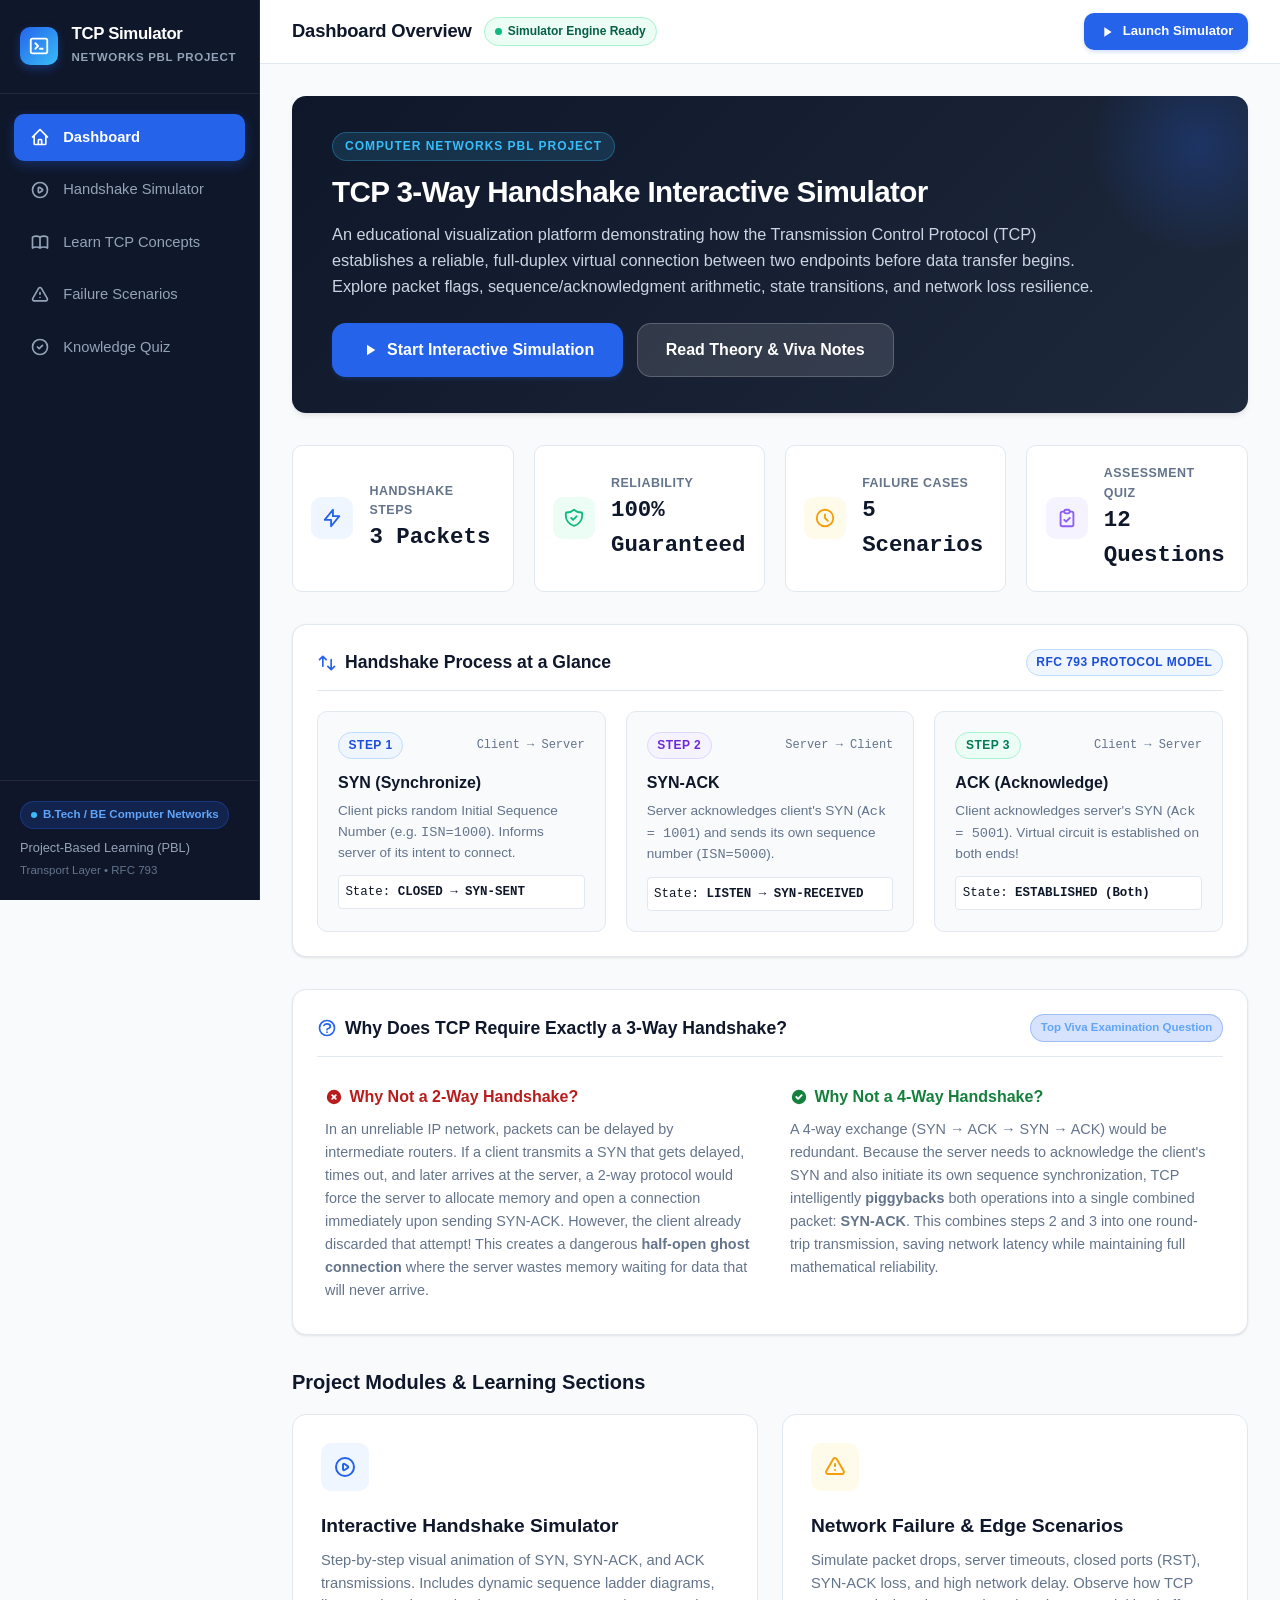
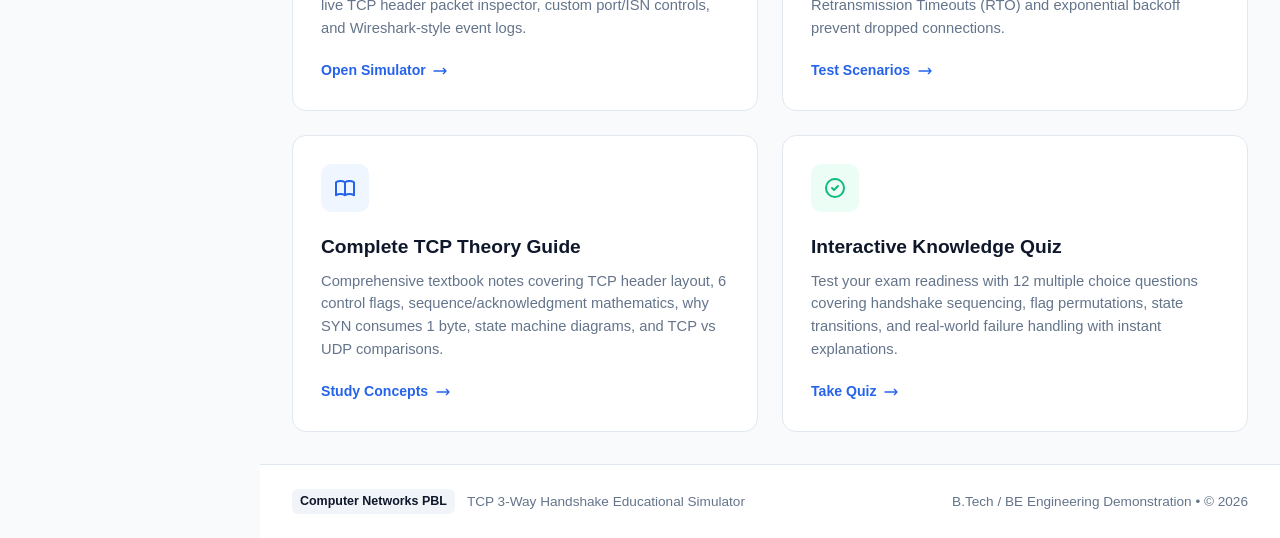
<file: index.html>
<!DOCTYPE html>
<html lang="en">
<head>
  <meta charset="UTF-8">
  <meta name="viewport" content="width=device-width, initial-scale=1.0">
  <title>TCP 3-Way Handshake Simulator | Computer Networks PBL</title>
  <link rel="icon" type="image/svg+xml" href="assets/icons/favicon.svg">
  <link rel="stylesheet" href="css/style.css">
  <link rel="stylesheet" href="css/simulator.css">
  <link rel="stylesheet" href="css/responsive.css">
</head>
<body>
  <div class="app-wrapper">
    <!-- Sidebar Navigation -->
    <aside class="sidebar">
      <div class="brand-section">
        <div class="brand-icon">
          <svg width="22" height="22" fill="none" stroke="currentColor" viewBox="0 0 24 24">
            <path stroke-linecap="round" stroke-linejoin="round" stroke-width="2" d="M8 9l3 3-3 3m5 0h3M5 20h14a2 2 0 002-2V6a2 2 0 00-2-2H5a2 2 0 00-2 2v12a2 2 0 002 2z" />
          </svg>
        </div>
        <div class="brand-text">
          <h1>TCP Simulator</h1>
          <span>Networks PBL Project</span>
        </div>
        <button class="mobile-nav-toggle" id="mobile-nav-toggle" aria-label="Toggle navigation">
          <svg width="24" height="24" fill="none" stroke="currentColor" viewBox="0 0 24 24">
            <path stroke-linecap="round" stroke-linejoin="round" stroke-width="2" d="M4 6h16M4 12h16m-7 6h7" />
          </svg>
        </button>
      </div>

      <nav class="nav-menu" id="nav-menu">
        <a href="index.html" class="nav-item active">
          <svg fill="none" stroke="currentColor" viewBox="0 0 24 24"><path stroke-linecap="round" stroke-linejoin="round" stroke-width="2" d="M3 12l2-2m0 0l7-7 7 7M5 10v10a1 1 0 001 1h3m10-11l2 2m-2-2v10a1 1 0 01-1 1h-3m-6 0a1 1 0 001-1v-4a1 1 0 011-1h2a1 1 0 011 1v4a1 1 0 001 1m-6 0h6"/></svg>
          Dashboard
        </a>
        <a href="pages/simulator.html" class="nav-item">
          <svg fill="none" stroke="currentColor" viewBox="0 0 24 24"><path stroke-linecap="round" stroke-linejoin="round" stroke-width="2" d="M14.752 11.168l-3.197-2.132A1 1 0 0010 9.87v4.263a1 1 0 001.555.832l3.197-2.132a1 1 0 000-1.664z"/><path stroke-linecap="round" stroke-linejoin="round" stroke-width="2" d="M21 12a9 9 0 11-18 0 9 9 0 0118 0z"/></svg>
          Handshake Simulator
        </a>
        <a href="pages/learn.html" class="nav-item">
          <svg fill="none" stroke="currentColor" viewBox="0 0 24 24"><path stroke-linecap="round" stroke-linejoin="round" stroke-width="2" d="M12 6.253v13m0-13C10.832 5.477 9.246 5 7.5 5S4.168 5.477 3 6.253v13C4.168 18.477 5.754 18 7.5 18s3.332.477 4.5 1.253m0-13C13.168 5.477 14.754 5 16.5 5c1.747 0 3.332.477 4.5 1.253v13C19.832 18.477 18.247 18 16.5 18c-1.746 0-3.332.477-4.5 1.253"/></svg>
          Learn TCP Concepts
        </a>
        <a href="pages/scenarios.html" class="nav-item">
          <svg fill="none" stroke="currentColor" viewBox="0 0 24 24"><path stroke-linecap="round" stroke-linejoin="round" stroke-width="2" d="M12 9v2m0 4h.01m-6.938 4h13.856c1.54 0 2.502-1.667 1.732-3L13.732 4c-.77-1.333-2.694-1.333-3.464 0L3.34 16c-.77 1.333.192 3 1.732 3z"/></svg>
          Failure Scenarios
        </a>
        <a href="pages/quiz.html" class="nav-item">
          <svg fill="none" stroke="currentColor" viewBox="0 0 24 24"><path stroke-linecap="round" stroke-linejoin="round" stroke-width="2" d="M9 12l2 2 4-4m6 2a9 9 0 11-18 0 9 9 0 0118 0z"/></svg>
          Knowledge Quiz
        </a>
      </nav>

      <div class="sidebar-footer">
        <div class="pbl-badge">
          <span class="pbl-badge-dot"></span>
          <span>B.Tech / BE Computer Networks</span>
        </div>
        <p>Project-Based Learning (PBL)</p>
        <p style="font-size: 0.72rem; color: #64748b; margin-top: 0.25rem;">Transport Layer &bull; RFC 793</p>
      </div>
    </aside>

    <!-- Main Content Area -->
    <main class="main-content">
      <!-- Top Header -->
      <header class="top-header">
        <div class="header-title-area">
          <h2 class="header-page-title">Dashboard Overview</h2>
          <span class="header-status-pill">
            <span class="dot"></span>
            Simulator Engine Ready
          </span>
        </div>
        <div class="header-actions">
          <a href="pages/simulator.html" class="btn btn-primary btn-sm">
            <svg width="16" height="16" fill="currentColor" viewBox="0 0 24 24"><path d="M8 5v14l11-7z"/></svg>
            Launch Simulator
          </a>
        </div>
      </header>

      <!-- Page Container -->
      <div class="page-container">
        <!-- Hero Section -->
        <section class="page-hero">
          <span class="hero-tag">Computer Networks PBL Project</span>
          <h2>TCP 3-Way Handshake Interactive Simulator</h2>
          <p>
            An educational visualization platform demonstrating how the Transmission Control Protocol (TCP)
            establishes a reliable, full-duplex virtual connection between two endpoints before data transfer begins.
            Explore packet flags, sequence/acknowledgment arithmetic, state transitions, and network loss resilience.
          </p>
          <div style="margin-top: 1.5rem; display: flex; gap: 0.85rem; flex-wrap: wrap;">
            <a href="pages/simulator.html" class="btn btn-primary btn-lg">
              <svg width="18" height="18" fill="currentColor" viewBox="0 0 24 24"><path d="M8 5v14l11-7z"/></svg>
              Start Interactive Simulation
            </a>
            <a href="pages/learn.html" class="btn btn-secondary btn-lg" style="color: white; background: rgba(255,255,255,0.12); border-color: rgba(255,255,255,0.2);">
              Read Theory & Viva Notes
            </a>
          </div>
        </section>

        <!-- Stats Overview Row -->
        <div class="grid-4" style="margin-bottom: 2rem;">
          <div class="stat-box">
            <div class="stat-icon blue">
              <svg width="22" height="22" fill="none" stroke="currentColor" viewBox="0 0 24 24"><path stroke-linecap="round" stroke-linejoin="round" stroke-width="2" d="M13 10V3L4 14h7v7l9-11h-7z"/></svg>
            </div>
            <div class="stat-content">
              <div class="stat-label">Handshake Steps</div>
              <div class="stat-value">3 Packets</div>
            </div>
          </div>

          <div class="stat-box">
            <div class="stat-icon green">
              <svg width="22" height="22" fill="none" stroke="currentColor" viewBox="0 0 24 24"><path stroke-linecap="round" stroke-linejoin="round" stroke-width="2" d="M9 12l2 2 4-4m5.618-4.016A11.955 11.955 0 0112 2.944a11.955 11.955 0 01-8.618 3.04A12.02 12.02 0 003 9c0 5.591 3.824 10.29 9 11.622 5.176-1.332 9-6.03 9-11.622 0-1.042-.133-2.052-.382-3.016z"/></svg>
            </div>
            <div class="stat-content">
              <div class="stat-label">Reliability</div>
              <div class="stat-value">100% Guaranteed</div>
            </div>
          </div>

          <div class="stat-box">
            <div class="stat-icon amber">
              <svg width="22" height="22" fill="none" stroke="currentColor" viewBox="0 0 24 24"><path stroke-linecap="round" stroke-linejoin="round" stroke-width="2" d="M12 8v4l3 3m6-3a9 9 0 11-18 0 9 9 0 0118 0z"/></svg>
            </div>
            <div class="stat-content">
              <div class="stat-label">Failure Cases</div>
              <div class="stat-value">5 Scenarios</div>
            </div>
          </div>

          <div class="stat-box">
            <div class="stat-icon purple">
              <svg width="22" height="22" fill="none" stroke="currentColor" viewBox="0 0 24 24"><path stroke-linecap="round" stroke-linejoin="round" stroke-width="2" d="M9 5H7a2 2 0 00-2 2v12a2 2 0 002 2h10a2 2 0 002-2V7a2 2 0 00-2-2h-2M9 5a2 2 0 002 2h2a2 2 0 002-2M9 5a2 2 0 012-2h2a2 2 0 012 2m-6 9l2 2 4-4"/></svg>
            </div>
            <div class="stat-content">
              <div class="stat-label">Assessment Quiz</div>
              <div class="stat-value">12 Questions</div>
            </div>
          </div>
        </div>

        <!-- Handshake Visual Preview Card -->
        <div class="card" style="margin-bottom: 2rem;">
          <div class="card-header">
            <h3 class="card-title">
              <svg width="20" height="20" fill="none" stroke="currentColor" viewBox="0 0 24 24"><path stroke-linecap="round" stroke-linejoin="round" stroke-width="2" d="M7 16V4m0 0L3 8m4-4l4 4m6 0v12m0 0l4-4m-4 4l-4-4"/></svg>
              Handshake Process at a Glance
            </h3>
            <span class="badge badge-syn">RFC 793 Protocol Model</span>
          </div>

          <div style="display: grid; grid-template-columns: repeat(3, 1fr); gap: 1.25rem;">
            <!-- Step 1 Summary -->
            <div style="background: #f8fafc; border: 1px solid var(--border-color); border-radius: var(--radius-md); padding: 1.25rem;">
              <div style="display:flex; justify-content:space-between; align-items:center; margin-bottom:0.75rem;">
                <span class="badge badge-syn">Step 1</span>
                <span style="font-family:var(--font-mono); font-size:0.75rem; color:var(--text-muted);">Client &rarr; Server</span>
              </div>
              <h4 style="font-size: 1rem; color: var(--navy); margin-bottom: 0.35rem;">SYN (Synchronize)</h4>
              <p style="font-size: 0.85rem; color: var(--text-muted); line-height: 1.5;">
                Client picks random Initial Sequence Number (e.g. <code>ISN=1000</code>). Informs server of its intent to connect.
              </p>
              <div style="margin-top: 0.75rem; padding: 0.4rem; background: white; border-radius: 4px; border: 1px solid var(--border-color); font-family: var(--font-mono); font-size: 0.78rem;">
                State: <strong>CLOSED &rarr; SYN-SENT</strong>
              </div>
            </div>

            <!-- Step 2 Summary -->
            <div style="background: #f8fafc; border: 1px solid var(--border-color); border-radius: var(--radius-md); padding: 1.25rem;">
              <div style="display:flex; justify-content:space-between; align-items:center; margin-bottom:0.75rem;">
                <span class="badge badge-synack">Step 2</span>
                <span style="font-family:var(--font-mono); font-size:0.75rem; color:var(--text-muted);">Server &rarr; Client</span>
              </div>
              <h4 style="font-size: 1rem; color: var(--navy); margin-bottom: 0.35rem;">SYN-ACK</h4>
              <p style="font-size: 0.85rem; color: var(--text-muted); line-height: 1.5;">
                Server acknowledges client's SYN (<code>Ack = 1001</code>) and sends its own sequence number (<code>ISN=5000</code>).
              </p>
              <div style="margin-top: 0.75rem; padding: 0.4rem; background: white; border-radius: 4px; border: 1px solid var(--border-color); font-family: var(--font-mono); font-size: 0.78rem;">
                State: <strong>LISTEN &rarr; SYN-RECEIVED</strong>
              </div>
            </div>

            <!-- Step 3 Summary -->
            <div style="background: #f8fafc; border: 1px solid var(--border-color); border-radius: var(--radius-md); padding: 1.25rem;">
              <div style="display:flex; justify-content:space-between; align-items:center; margin-bottom:0.75rem;">
                <span class="badge badge-ack">Step 3</span>
                <span style="font-family:var(--font-mono); font-size:0.75rem; color:var(--text-muted);">Client &rarr; Server</span>
              </div>
              <h4 style="font-size: 1rem; color: var(--navy); margin-bottom: 0.35rem;">ACK (Acknowledge)</h4>
              <p style="font-size: 0.85rem; color: var(--text-muted); line-height: 1.5;">
                Client acknowledges server's SYN (<code>Ack = 5001</code>). Virtual circuit is established on both ends!
              </p>
              <div style="margin-top: 0.75rem; padding: 0.4rem; background: white; border-radius: 4px; border: 1px solid var(--border-color); font-family: var(--font-mono); font-size: 0.78rem;">
                State: <strong>ESTABLISHED (Both)</strong>
              </div>
            </div>
          </div>
        </div>

        <!-- Section: Why TCP Uses a 3-Way Handshake -->
        <div class="card" style="margin-bottom: 2rem;">
          <div class="card-header">
            <h3 class="card-title">
              <svg width="20" height="20" fill="none" stroke="currentColor" viewBox="0 0 24 24"><path stroke-linecap="round" stroke-linejoin="round" stroke-width="2" d="M8.228 9c.549-1.165 2.03-2 3.772-2 2.21 0 4 1.343 4 3 0 1.4-1.278 2.575-3.006 2.907-.542.104-.994.54-.994 1.093m0 3h.01M21 12a9 9 0 11-18 0 9 9 0 0118 0z"/></svg>
              Why Does TCP Require Exactly a 3-Way Handshake?
            </h3>
            <span class="pbl-badge" style="margin: 0;">Top Viva Examination Question</span>
          </div>
          <div class="grid-2">
            <div style="padding: 0.5rem;">
              <h4 style="font-size: 1rem; color: #b91c1c; margin-bottom: 0.5rem; display:flex; align-items:center; gap:0.4rem;">
                <svg width="18" height="18" fill="currentColor" viewBox="0 0 20 20"><path fill-rule="evenodd" d="M10 18a8 8 0 100-16 8 8 0 000 16zM8.707 7.293a1 1 0 00-1.414 1.414L8.586 10l-1.293 1.293a1 1 0 101.414 1.414L10 11.414l1.293 1.293a1 1 0 001.414-1.414L11.414 10l1.293-1.293a1 1 0 00-1.414-1.414L10 8.586 8.707 7.293z" clip-rule="evenodd"/></svg>
                Why Not a 2-Way Handshake?
              </h4>
              <p style="font-size: 0.9rem; color: var(--text-muted); line-height: 1.6;">
                In an unreliable IP network, packets can be delayed by intermediate routers. If a client transmits a SYN that gets delayed, times out, and later arrives at the server, a 2-way protocol would force the server to allocate memory and open a connection immediately upon sending SYN-ACK.
                However, the client already discarded that attempt! This creates a dangerous <strong>half-open ghost connection</strong> where the server wastes memory waiting for data that will never arrive.
              </p>
            </div>
            <div style="padding: 0.5rem;">
              <h4 style="font-size: 1rem; color: #15803d; margin-bottom: 0.5rem; display:flex; align-items:center; gap:0.4rem;">
                <svg width="18" height="18" fill="currentColor" viewBox="0 0 20 20"><path fill-rule="evenodd" d="M10 18a8 8 0 100-16 8 8 0 000 16zm3.707-9.293a1 1 0 00-1.414-1.414L9 10.586 7.707 9.293a1 1 0 00-1.414 1.414l2 2a1 1 0 001.414 0l4-4z" clip-rule="evenodd"/></svg>
                Why Not a 4-Way Handshake?
              </h4>
              <p style="font-size: 0.9rem; color: var(--text-muted); line-height: 1.6;">
                A 4-way exchange (SYN &rarr; ACK &rarr; SYN &rarr; ACK) would be redundant.
                Because the server needs to acknowledge the client's SYN and also initiate its own sequence synchronization, TCP intelligently <strong>piggybacks</strong> both operations into a single combined packet: <strong>SYN-ACK</strong>.
                This combines steps 2 and 3 into one round-trip transmission, saving network latency while maintaining full mathematical reliability.
              </p>
            </div>
          </div>
        </div>

        <!-- Navigation Feature Cards -->
        <h3 style="font-size: 1.25rem; font-weight: 700; color: var(--navy); margin-bottom: 1rem;">
          Project Modules & Learning Sections
        </h3>

        <div class="grid-2">
          <!-- Card 1: Interactive Simulator -->
          <a href="pages/simulator.html" class="feature-card">
            <div class="feature-icon-wrapper">
              <svg width="24" height="24" fill="none" stroke="currentColor" viewBox="0 0 24 24"><path stroke-linecap="round" stroke-linejoin="round" stroke-width="2" d="M14.752 11.168l-3.197-2.132A1 1 0 0010 9.87v4.263a1 1 0 001.555.832l3.197-2.132a1 1 0 000-1.664z"/><path stroke-linecap="round" stroke-linejoin="round" stroke-width="2" d="M21 12a9 9 0 11-18 0 9 9 0 0118 0z"/></svg>
            </div>
            <h3>Interactive Handshake Simulator</h3>
            <p>
              Step-by-step visual animation of SYN, SYN-ACK, and ACK transmissions. Includes dynamic sequence ladder diagrams, live TCP header packet inspector, custom port/ISN controls, and Wireshark-style event logs.
            </p>
            <span class="feature-link-text">
              Open Simulator
              <svg width="16" height="16" fill="none" stroke="currentColor" viewBox="0 0 24 24"><path stroke-linecap="round" stroke-linejoin="round" stroke-width="2" d="M17 8l4 4m0 0l-4 4m4-4H3"/></svg>
            </span>
          </a>

          <!-- Card 2: Failure Scenarios -->
          <a href="pages/scenarios.html" class="feature-card">
            <div class="feature-icon-wrapper" style="background: #fffbeb; color: #f59e0b;">
              <svg width="24" height="24" fill="none" stroke="currentColor" viewBox="0 0 24 24"><path stroke-linecap="round" stroke-linejoin="round" stroke-width="2" d="M12 9v2m0 4h.01m-6.938 4h13.856c1.54 0 2.502-1.667 1.732-3L13.732 4c-.77-1.333-2.694-1.333-3.464 0L3.34 16c-.77 1.333.192 3 1.732 3z"/></svg>
            </div>
            <h3>Network Failure & Edge Scenarios</h3>
            <p>
              Simulate packet drops, server timeouts, closed ports (RST), SYN-ACK loss, and high network delay. Observe how TCP Retransmission Timeouts (RTO) and exponential backoff prevent dropped connections.
            </p>
            <span class="feature-link-text">
              Test Scenarios
              <svg width="16" height="16" fill="none" stroke="currentColor" viewBox="0 0 24 24"><path stroke-linecap="round" stroke-linejoin="round" stroke-width="2" d="M17 8l4 4m0 0l-4 4m4-4H3"/></svg>
            </span>
          </a>

          <!-- Card 3: Learn TCP -->
          <a href="pages/learn.html" class="feature-card">
            <div class="feature-icon-wrapper" style="background: #eff6ff; color: #2563eb;">
              <svg width="24" height="24" fill="none" stroke="currentColor" viewBox="0 0 24 24"><path stroke-linecap="round" stroke-linejoin="round" stroke-width="2" d="M12 6.253v13m0-13C10.832 5.477 9.246 5 7.5 5S4.168 5.477 3 6.253v13C4.168 18.477 5.754 18 7.5 18s3.332.477 4.5 1.253m0-13C13.168 5.477 14.754 5 16.5 5c1.747 0 3.332.477 4.5 1.253v13C19.832 18.477 18.247 18 16.5 18c-1.746 0-3.332.477-4.5 1.253"/></svg>
            </div>
            <h3>Complete TCP Theory Guide</h3>
            <p>
              Comprehensive textbook notes covering TCP header layout, 6 control flags, sequence/acknowledgment mathematics, why SYN consumes 1 byte, state machine diagrams, and TCP vs UDP comparisons.
            </p>
            <span class="feature-link-text">
              Study Concepts
              <svg width="16" height="16" fill="none" stroke="currentColor" viewBox="0 0 24 24"><path stroke-linecap="round" stroke-linejoin="round" stroke-width="2" d="M17 8l4 4m0 0l-4 4m4-4H3"/></svg>
            </span>
          </a>

          <!-- Card 4: Quiz -->
          <a href="pages/quiz.html" class="feature-card">
            <div class="feature-icon-wrapper" style="background: #ecfdf5; color: #10b981;">
              <svg width="24" height="24" fill="none" stroke="currentColor" viewBox="0 0 24 24"><path stroke-linecap="round" stroke-linejoin="round" stroke-width="2" d="M9 12l2 2 4-4m6 2a9 9 0 11-18 0 9 9 0 0118 0z"/></svg>
            </div>
            <h3>Interactive Knowledge Quiz</h3>
            <p>
              Test your exam readiness with 12 multiple choice questions covering handshake sequencing, flag permutations, state transitions, and real-world failure handling with instant explanations.
            </p>
            <span class="feature-link-text">
              Take Quiz
              <svg width="16" height="16" fill="none" stroke="currentColor" viewBox="0 0 24 24"><path stroke-linecap="round" stroke-linejoin="round" stroke-width="2" d="M17 8l4 4m0 0l-4 4m4-4H3"/></svg>
            </span>
          </a>
        </div>
      </div>

      <!-- App Footer -->
      <footer class="app-footer">
        <div class="footer-left">
          <span class="footer-badge">Computer Networks PBL</span>
          <span>TCP 3-Way Handshake Educational Simulator</span>
        </div>
        <div>
          <span>B.Tech / BE Engineering Demonstration &bull; &copy; <span id="current-year"></span></span>
        </div>
      </footer>
    </main>
  </div>

  <div class="toast-container" id="toast-container"></div>
  <script src="js/app.js"></script>
</body>
</html>
</file>
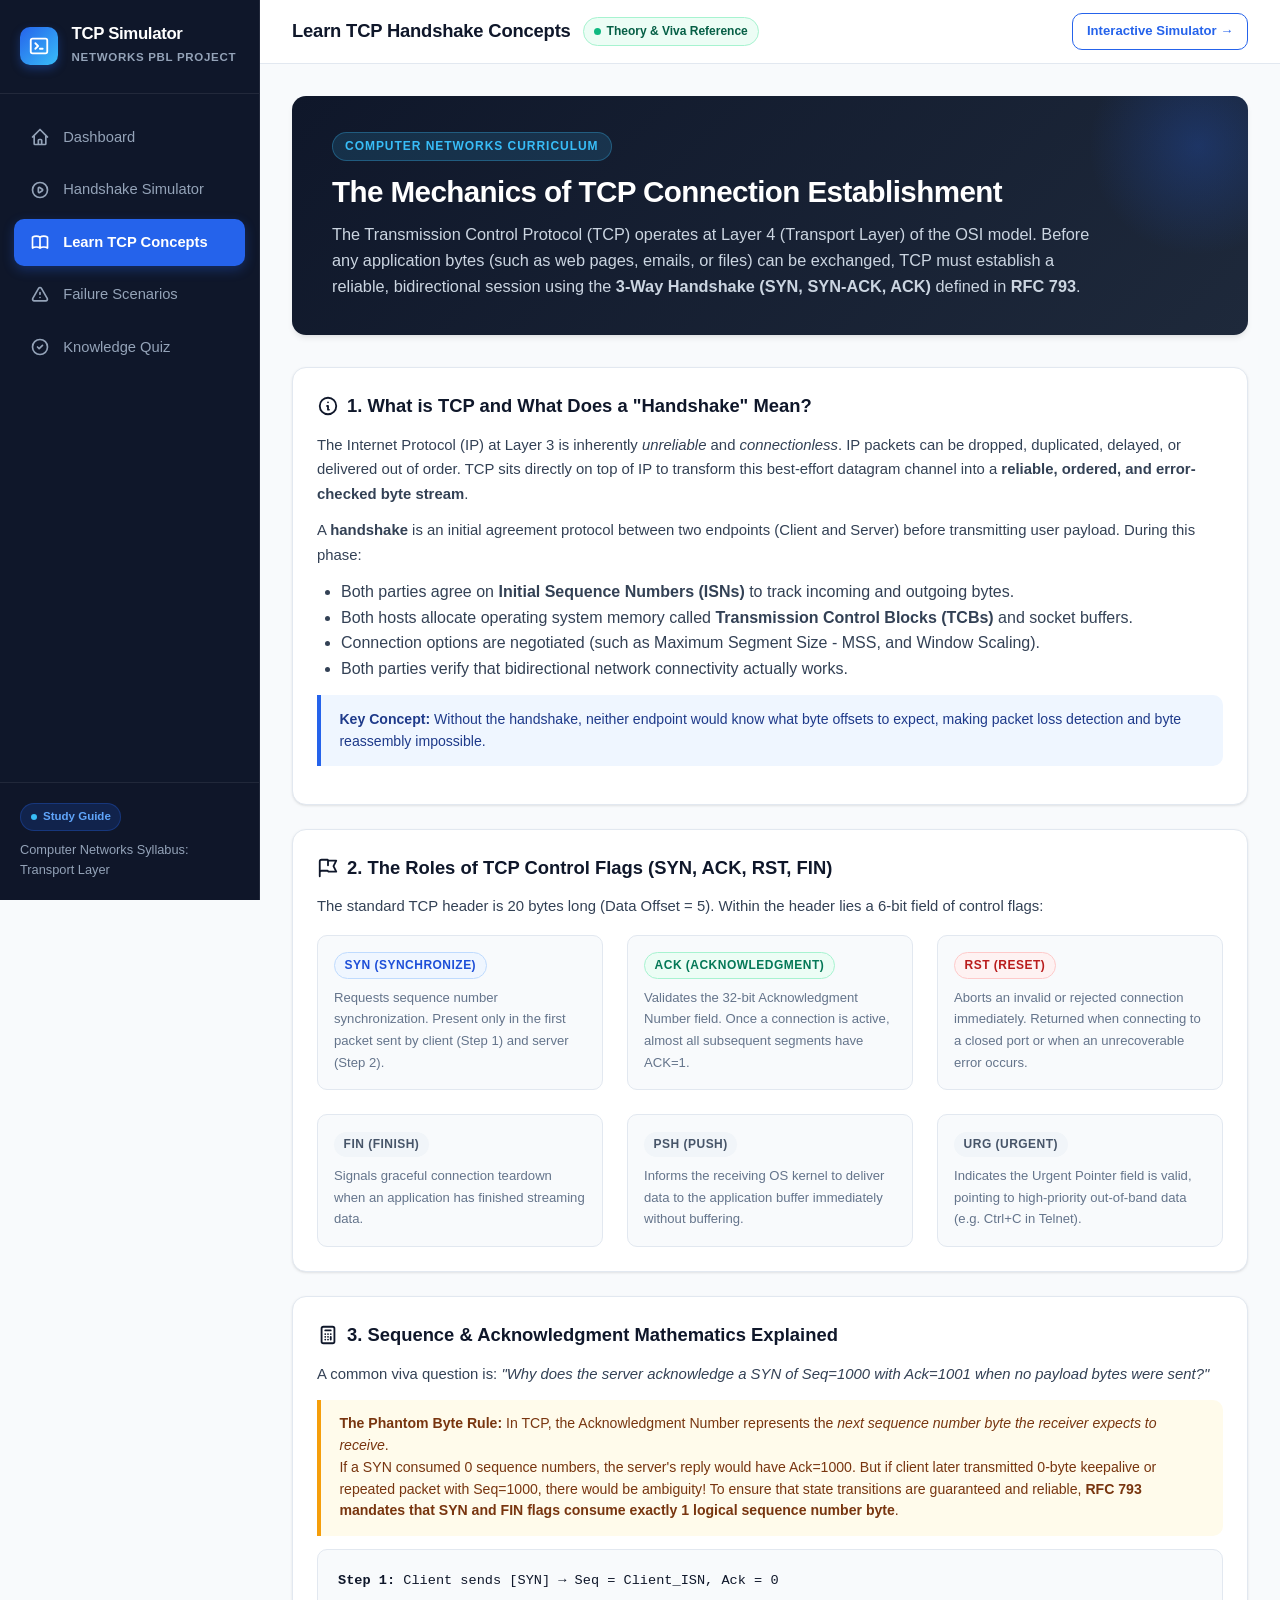
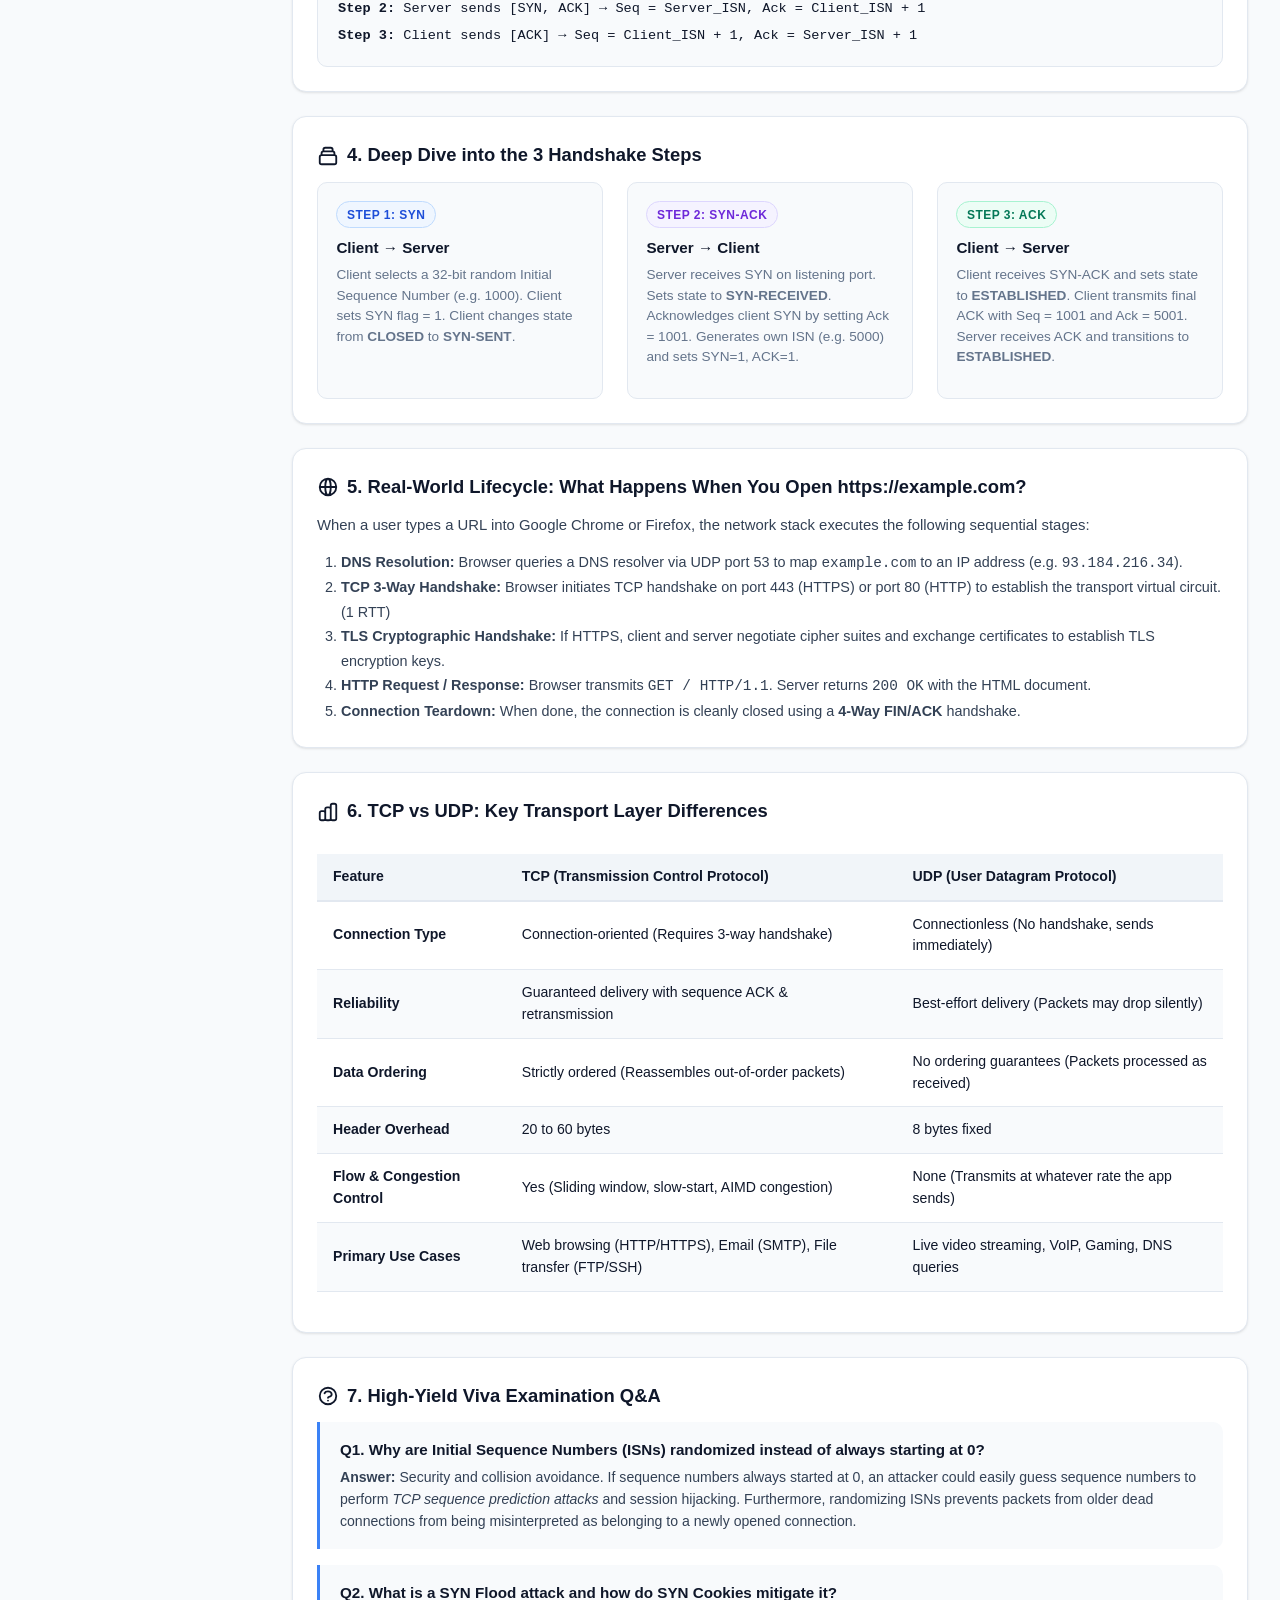
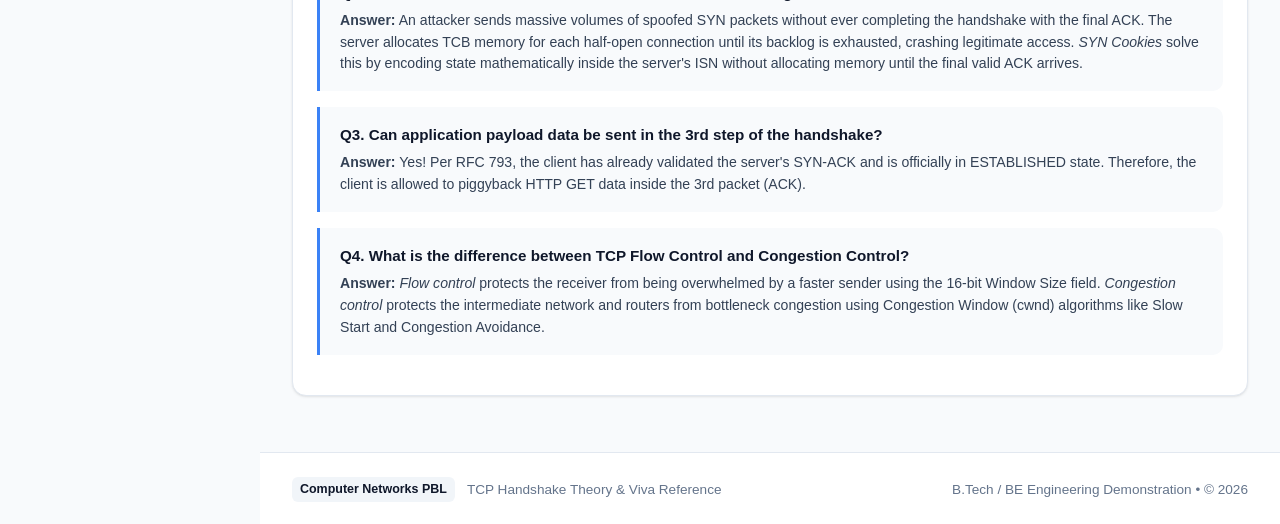
<file: pages/learn.html>
<!DOCTYPE html>
<html lang="en">
<head>
  <meta charset="UTF-8">
  <meta name="viewport" content="width=device-width, initial-scale=1.0">
  <title>Learn TCP Concepts | Computer Networks</title>
  <link rel="icon" type="image/svg+xml" href="../assets/icons/favicon.svg">
  <link rel="stylesheet" href="../css/style.css">
  <link rel="stylesheet" href="../css/responsive.css">
  <style>
    .concept-box {
      background: white;
      border: 1px solid var(--border-color);
      border-radius: var(--radius-lg);
      padding: 1.5rem;
      margin-bottom: 1.5rem;
      box-shadow: var(--shadow-sm);
    }
    .concept-box h3 {
      font-size: 1.15rem;
      font-weight: 700;
      color: var(--navy);
      display: flex;
      align-items: center;
      gap: 0.5rem;
      margin-bottom: 0.75rem;
    }
    .concept-box p {
      color: #334155;
      font-size: 0.93rem;
      line-height: 1.65;
      margin-bottom: 0.75rem;
    }
    .callout {
      background: #eff6ff;
      border-left: 4px solid var(--primary);
      padding: 0.85rem 1.15rem;
      border-radius: 0 var(--radius-md) var(--radius-md) 0;
      font-size: 0.88rem;
      color: #1e3a8a;
      margin: 0.85rem 0;
    }
    .callout-amber {
      background: #fffbeb;
      border-left: 4px solid #f59e0b;
      color: #78350f;
    }
    .callout-green {
      background: #ecfdf5;
      border-left: 4px solid #10b981;
      color: #064e3b;
    }
    .table-compare {
      width: 100%;
      border-collapse: collapse;
      margin: 1rem 0;
      font-size: 0.88rem;
    }
    .table-compare th {
      background-color: var(--bg-tertiary);
      color: var(--navy);
      padding: 0.75rem 1rem;
      text-align: left;
      border-bottom: 2px solid var(--border-color);
      font-weight: 700;
    }
    .table-compare td {
      padding: 0.75rem 1rem;
      border-bottom: 1px solid var(--border-color);
    }
    .table-compare tr:nth-child(even) {
      background-color: #f8fafc;
    }
    .viva-item {
      border-left: 3px solid #3b82f6;
      background: #f8fafc;
      padding: 1rem 1.25rem;
      border-radius: 0 var(--radius-md) var(--radius-md) 0;
      margin-bottom: 1rem;
    }
    .viva-q {
      font-weight: 700;
      font-size: 0.95rem;
      color: var(--navy);
      margin-bottom: 0.35rem;
    }
    .viva-a {
      font-size: 0.88rem;
      color: #334155;
      line-height: 1.55;
    }
    .step-visual-card {
      background: #f8fafc;
      border: 1px solid var(--border-color);
      border-radius: var(--radius-md);
      padding: 1.15rem;
    }
  </style>
</head>
<body>
  <div class="app-wrapper">
    <!-- Sidebar Navigation -->
    <aside class="sidebar">
      <div class="brand-section">
        <div class="brand-icon">
          <svg width="22" height="22" fill="none" stroke="currentColor" viewBox="0 0 24 24">
            <path stroke-linecap="round" stroke-linejoin="round" stroke-width="2" d="M8 9l3 3-3 3m5 0h3M5 20h14a2 2 0 002-2V6a2 2 0 00-2-2H5a2 2 0 00-2 2v12a2 2 0 002 2z" />
          </svg>
        </div>
        <div class="brand-text">
          <h1>TCP Simulator</h1>
          <span>Networks PBL Project</span>
        </div>
        <button class="mobile-nav-toggle" id="mobile-nav-toggle" aria-label="Toggle navigation">
          <svg width="24" height="24" fill="none" stroke="currentColor" viewBox="0 0 24 24">
            <path stroke-linecap="round" stroke-linejoin="round" stroke-width="2" d="M4 6h16M4 12h16m-7 6h7" />
          </svg>
        </button>
      </div>

      <nav class="nav-menu" id="nav-menu">
        <a href="../index.html" class="nav-item">
          <svg fill="none" stroke="currentColor" viewBox="0 0 24 24"><path stroke-linecap="round" stroke-linejoin="round" stroke-width="2" d="M3 12l2-2m0 0l7-7 7 7M5 10v10a1 1 0 001 1h3m10-11l2 2m-2-2v10a1 1 0 01-1 1h-3m-6 0a1 1 0 001-1v-4a1 1 0 011-1h2a1 1 0 011 1v4a1 1 0 001 1m-6 0h6"/></svg>
          Dashboard
        </a>
        <a href="simulator.html" class="nav-item">
          <svg fill="none" stroke="currentColor" viewBox="0 0 24 24"><path stroke-linecap="round" stroke-linejoin="round" stroke-width="2" d="M14.752 11.168l-3.197-2.132A1 1 0 0010 9.87v4.263a1 1 0 001.555.832l3.197-2.132a1 1 0 000-1.664z"/><path stroke-linecap="round" stroke-linejoin="round" stroke-width="2" d="M21 12a9 9 0 11-18 0 9 9 0 0118 0z"/></svg>
          Handshake Simulator
        </a>
        <a href="learn.html" class="nav-item active">
          <svg fill="none" stroke="currentColor" viewBox="0 0 24 24"><path stroke-linecap="round" stroke-linejoin="round" stroke-width="2" d="M12 6.253v13m0-13C10.832 5.477 9.246 5 7.5 5S4.168 5.477 3 6.253v13C4.168 18.477 5.754 18 7.5 18s3.332.477 4.5 1.253m0-13C13.168 5.477 14.754 5 16.5 5c1.747 0 3.332.477 4.5 1.253v13C19.832 18.477 18.247 18 16.5 18c-1.746 0-3.332.477-4.5 1.253"/></svg>
          Learn TCP Concepts
        </a>
        <a href="scenarios.html" class="nav-item">
          <svg fill="none" stroke="currentColor" viewBox="0 0 24 24"><path stroke-linecap="round" stroke-linejoin="round" stroke-width="2" d="M12 9v2m0 4h.01m-6.938 4h13.856c1.54 0 2.502-1.667 1.732-3L13.732 4c-.77-1.333-2.694-1.333-3.464 0L3.34 16c-.77 1.333.192 3 1.732 3z"/></svg>
          Failure Scenarios
        </a>
        <a href="quiz.html" class="nav-item">
          <svg fill="none" stroke="currentColor" viewBox="0 0 24 24"><path stroke-linecap="round" stroke-linejoin="round" stroke-width="2" d="M9 12l2 2 4-4m6 2a9 9 0 11-18 0 9 9 0 0118 0z"/></svg>
          Knowledge Quiz
        </a>
      </nav>

      <div class="sidebar-footer">
        <div class="pbl-badge">
          <span class="pbl-badge-dot"></span>
          <span>Study Guide</span>
        </div>
        <p>Computer Networks Syllabus: Transport Layer</p>
      </div>
    </aside>

    <!-- Main Content Area -->
    <main class="main-content">
      <header class="top-header">
        <div class="header-title-area">
          <h2 class="header-page-title">Learn TCP Handshake Concepts</h2>
          <span class="header-status-pill">
            <span class="dot"></span>
            Theory & Viva Reference
          </span>
        </div>
        <div class="header-actions">
          <a href="simulator.html" class="btn btn-outline-primary btn-sm">Interactive Simulator &rarr;</a>
        </div>
      </header>

      <div class="page-container">
        <!-- Hero Summary -->
        <section class="page-hero">
          <span class="hero-tag">Computer Networks Curriculum</span>
          <h2>The Mechanics of TCP Connection Establishment</h2>
          <p>
            The Transmission Control Protocol (TCP) operates at Layer 4 (Transport Layer) of the OSI model.
            Before any application bytes (such as web pages, emails, or files) can be exchanged, TCP must establish
            a reliable, bidirectional session using the <strong>3-Way Handshake (SYN, SYN-ACK, ACK)</strong> defined in <strong>RFC 793</strong>.
          </p>
        </section>

        <!-- Topic 1: What is TCP & Why Handshake? -->
        <div class="concept-box">
          <h3>
            <svg width="22" height="22" fill="none" stroke="currentColor" viewBox="0 0 24 24"><path stroke-linecap="round" stroke-linejoin="round" stroke-width="2" d="M13 16h-1v-4h-1m1-4h.01M21 12a9 9 0 11-18 0 9 9 0 0118 0z"/></svg>
            1. What is TCP and What Does a "Handshake" Mean?
          </h3>
          <p>
            The Internet Protocol (IP) at Layer 3 is inherently <em>unreliable</em> and <em>connectionless</em>. IP packets can be dropped, duplicated, delayed, or delivered out of order.
            TCP sits directly on top of IP to transform this best-effort datagram channel into a <strong>reliable, ordered, and error-checked byte stream</strong>.
          </p>
          <p>
            A <strong>handshake</strong> is an initial agreement protocol between two endpoints (Client and Server) before transmitting user payload. During this phase:
          </p>
          <ul style="margin-left: 1.5rem; margin-bottom: 0.75rem; color: #334155; line-height: 1.6;">
            <li>Both parties agree on <strong>Initial Sequence Numbers (ISNs)</strong> to track incoming and outgoing bytes.</li>
            <li>Both hosts allocate operating system memory called <strong>Transmission Control Blocks (TCBs)</strong> and socket buffers.</li>
            <li>Connection options are negotiated (such as Maximum Segment Size - MSS, and Window Scaling).</li>
            <li>Both parties verify that bidirectional network connectivity actually works.</li>
          </ul>
          <div class="callout">
            <strong>Key Concept:</strong> Without the handshake, neither endpoint would know what byte offsets to expect, making packet loss detection and byte reassembly impossible.
          </div>
        </div>

        <!-- Topic 2: TCP Control Flags & Header Layout -->
        <div class="concept-box">
          <h3>
            <svg width="22" height="22" fill="none" stroke="currentColor" viewBox="0 0 24 24"><path stroke-linecap="round" stroke-linejoin="round" stroke-width="2" d="M3 21v-4m0 0V5a2 2 0 012-2h6.5l1 1H21l-3 6 3 6h-8.5l-1-1H5a2 2 0 00-2 2zm9-13.5V9"/></svg>
            2. The Roles of TCP Control Flags (SYN, ACK, RST, FIN)
          </h3>
          <p>
            The standard TCP header is 20 bytes long (Data Offset = 5). Within the header lies a 6-bit field of control flags:
          </p>
          <div class="grid-3" style="margin-top: 1rem;">
            <div style="background: #f8fafc; border: 1px solid var(--border-color); border-radius: var(--radius-md); padding: 1rem;">
              <span class="badge badge-syn" style="margin-bottom: 0.5rem;">SYN (Synchronize)</span>
              <p style="font-size: 0.82rem; color: var(--text-muted); margin: 0;">
                Requests sequence number synchronization. Present only in the first packet sent by client (Step 1) and server (Step 2).
              </p>
            </div>

            <div style="background: #f8fafc; border: 1px solid var(--border-color); border-radius: var(--radius-md); padding: 1rem;">
              <span class="badge badge-ack" style="margin-bottom: 0.5rem;">ACK (Acknowledgment)</span>
              <p style="font-size: 0.82rem; color: var(--text-muted); margin: 0;">
                Validates the 32-bit Acknowledgment Number field. Once a connection is active, almost all subsequent segments have ACK=1.
              </p>
            </div>

            <div style="background: #f8fafc; border: 1px solid var(--border-color); border-radius: var(--radius-md); padding: 1rem;">
              <span class="badge badge-rst" style="margin-bottom: 0.5rem;">RST (Reset)</span>
              <p style="font-size: 0.82rem; color: var(--text-muted); margin: 0;">
                Aborts an invalid or rejected connection immediately. Returned when connecting to a closed port or when an unrecoverable error occurs.
              </p>
            </div>

            <div style="background: #f8fafc; border: 1px solid var(--border-color); border-radius: var(--radius-md); padding: 1rem;">
              <span class="badge" style="background: #f1f5f9; color: #475569; margin-bottom: 0.5rem;">FIN (Finish)</span>
              <p style="font-size: 0.82rem; color: var(--text-muted); margin: 0;">
                Signals graceful connection teardown when an application has finished streaming data.
              </p>
            </div>

            <div style="background: #f8fafc; border: 1px solid var(--border-color); border-radius: var(--radius-md); padding: 1rem;">
              <span class="badge" style="background: #f1f5f9; color: #475569; margin-bottom: 0.5rem;">PSH (Push)</span>
              <p style="font-size: 0.82rem; color: var(--text-muted); margin: 0;">
                Informs the receiving OS kernel to deliver data to the application buffer immediately without buffering.
              </p>
            </div>

            <div style="background: #f8fafc; border: 1px solid var(--border-color); border-radius: var(--radius-md); padding: 1rem;">
              <span class="badge" style="background: #f1f5f9; color: #475569; margin-bottom: 0.5rem;">URG (Urgent)</span>
              <p style="font-size: 0.82rem; color: var(--text-muted); margin: 0;">
                Indicates the Urgent Pointer field is valid, pointing to high-priority out-of-band data (e.g. Ctrl+C in Telnet).
              </p>
            </div>
          </div>
        </div>

        <!-- Topic 3: Sequence Numbers & The Phantom Byte -->
        <div class="concept-box">
          <h3>
            <svg width="22" height="22" fill="none" stroke="currentColor" viewBox="0 0 24 24"><path stroke-linecap="round" stroke-linejoin="round" stroke-width="2" d="M9 7h6m0 10v-3m-3 3h.01M9 17h.01M9 14h.01M12 14h.01M15 11h.01M12 11h.01M9 11h.01M7 21h10a2 2 0 002-2V5a2 2 0 00-2-2H7a2 2 0 00-2 2v14a2 2 0 002 2z"/></svg>
            3. Sequence & Acknowledgment Mathematics Explained
          </h3>
          <p>
            A common viva question is: <em>"Why does the server acknowledge a SYN of Seq=1000 with Ack=1001 when no payload bytes were sent?"</em>
          </p>
          <div class="callout callout-amber">
            <strong>The Phantom Byte Rule:</strong> In TCP, the Acknowledgment Number represents the <em>next sequence number byte the receiver expects to receive</em>.<br>
            If a SYN consumed 0 sequence numbers, the server's reply would have Ack=1000. But if client later transmitted 0-byte keepalive or repeated packet with Seq=1000, there would be ambiguity!
            To ensure that state transitions are guaranteed and reliable, <strong>RFC 793 mandates that SYN and FIN flags consume exactly 1 logical sequence number byte</strong>.
          </div>
          <div style="background: #f8fafc; border: 1px solid var(--border-color); border-radius: var(--radius-md); padding: 1.25rem; font-family: var(--font-mono); font-size: 0.85rem;">
            <div><strong>Step 1:</strong> Client sends [SYN] &rarr; <code>Seq = Client_ISN</code>, <code>Ack = 0</code></div>
            <div style="margin: 0.4rem 0;"><strong>Step 2:</strong> Server sends [SYN, ACK] &rarr; <code>Seq = Server_ISN</code>, <code>Ack = Client_ISN + 1</code></div>
            <div><strong>Step 3:</strong> Client sends [ACK] &rarr; <code>Seq = Client_ISN + 1</code>, <code>Ack = Server_ISN + 1</code></div>
          </div>
        </div>

        <!-- Topic 4: Step-by-Step Handshake Walkthrough -->
        <div class="concept-box">
          <h3>
            <svg width="22" height="22" fill="none" stroke="currentColor" viewBox="0 0 24 24"><path stroke-linecap="round" stroke-linejoin="round" stroke-width="2" d="M19 11H5m14 0a2 2 0 012 2v6a2 2 0 01-2 2H5a2 2 0 01-2-2v-6a2 2 0 012-2m14 0V9a2 2 0 00-2-2M5 11V9a2 2 0 012-2m0 0V5a2 2 0 012-2h6a2 2 0 012 2v2M7 7h10"/></svg>
            4. Deep Dive into the 3 Handshake Steps
          </h3>
          <div class="grid-3">
            <div class="step-visual-card">
              <span class="badge badge-syn" style="margin-bottom: 0.5rem;">Step 1: SYN</span>
              <h4 style="font-size: 0.95rem; color: var(--navy); margin-bottom: 0.35rem;">Client &rarr; Server</h4>
              <p style="font-size: 0.85rem; color: var(--text-muted); line-height: 1.5;">
                Client selects a 32-bit random Initial Sequence Number (e.g. 1000).
                Client sets SYN flag = 1.
                Client changes state from <strong>CLOSED</strong> to <strong>SYN-SENT</strong>.
              </p>
            </div>

            <div class="step-visual-card">
              <span class="badge badge-synack" style="margin-bottom: 0.5rem;">Step 2: SYN-ACK</span>
              <h4 style="font-size: 0.95rem; color: var(--navy); margin-bottom: 0.35rem;">Server &rarr; Client</h4>
              <p style="font-size: 0.85rem; color: var(--text-muted); line-height: 1.5;">
                Server receives SYN on listening port. Sets state to <strong>SYN-RECEIVED</strong>.
                Acknowledges client SYN by setting Ack = 1001. Generates own ISN (e.g. 5000) and sets SYN=1, ACK=1.
              </p>
            </div>

            <div class="step-visual-card">
              <span class="badge badge-ack" style="margin-bottom: 0.5rem;">Step 3: ACK</span>
              <h4 style="font-size: 0.95rem; color: var(--navy); margin-bottom: 0.35rem;">Client &rarr; Server</h4>
              <p style="font-size: 0.85rem; color: var(--text-muted); line-height: 1.5;">
                Client receives SYN-ACK and sets state to <strong>ESTABLISHED</strong>.
                Client transmits final ACK with Seq = 1001 and Ack = 5001.
                Server receives ACK and transitions to <strong>ESTABLISHED</strong>.
              </p>
            </div>
          </div>
        </div>

        <!-- Topic 5: Real World Example (Visiting a Web Page) -->
        <div class="concept-box">
          <h3>
            <svg width="22" height="22" fill="none" stroke="currentColor" viewBox="0 0 24 24"><path stroke-linecap="round" stroke-linejoin="round" stroke-width="2" d="M21 12a9 9 0 01-9 9m9-9a9 9 0 00-9-9m9 9H3m9 9a9 9 0 01-9-9m9 9c1.657 0 3-4.03 3-9s-1.343-9-3-9m0 18c-1.657 0-3-4.03-3-9s1.343-9 3-9m-9 9a9 9 0 019-9"/></svg>
            5. Real-World Lifecycle: What Happens When You Open https://example.com?
          </h3>
          <p>
            When a user types a URL into Google Chrome or Firefox, the network stack executes the following sequential stages:
          </p>
          <ol style="margin-left: 1.5rem; color: #334155; line-height: 1.7; font-size: 0.9rem;">
            <li><strong>DNS Resolution:</strong> Browser queries a DNS resolver via UDP port 53 to map <code>example.com</code> to an IP address (e.g. <code>93.184.216.34</code>).</li>
            <li><strong>TCP 3-Way Handshake:</strong> Browser initiates TCP handshake on port 443 (HTTPS) or port 80 (HTTP) to establish the transport virtual circuit. (1 RTT)</li>
            <li><strong>TLS Cryptographic Handshake:</strong> If HTTPS, client and server negotiate cipher suites and exchange certificates to establish TLS encryption keys.</li>
            <li><strong>HTTP Request / Response:</strong> Browser transmits <code>GET / HTTP/1.1</code>. Server returns <code>200 OK</code> with the HTML document.</li>
            <li><strong>Connection Teardown:</strong> When done, the connection is cleanly closed using a <strong>4-Way FIN/ACK</strong> handshake.</li>
          </ol>
        </div>

        <!-- Topic 6: TCP vs UDP Comparison Table -->
        <div class="concept-box">
          <h3>
            <svg width="22" height="22" fill="none" stroke="currentColor" viewBox="0 0 24 24"><path stroke-linecap="round" stroke-linejoin="round" stroke-width="2" d="M9 19v-6a2 2 0 00-2-2H5a2 2 0 00-2 2v6a2 2 0 002 2h2a2 2 0 002-2zm0 0V9a2 2 0 012-2h2a2 2 0 012 2v10m-6 0a2 2 0 002 2h2a2 2 0 002-2m0 0V5a2 2 0 012-2h2a2 2 0 012 2v14a2 2 0 01-2 2h-2a2 2 0 01-2-2z"/></svg>
            6. TCP vs UDP: Key Transport Layer Differences
          </h3>
          <div style="overflow-x: auto;">
            <table class="table-compare">
              <thead>
                <tr>
                  <th>Feature</th>
                  <th>TCP (Transmission Control Protocol)</th>
                  <th>UDP (User Datagram Protocol)</th>
                </tr>
              </thead>
              <tbody>
                <tr>
                  <td><strong>Connection Type</strong></td>
                  <td>Connection-oriented (Requires 3-way handshake)</td>
                  <td>Connectionless (No handshake, sends immediately)</td>
                </tr>
                <tr>
                  <td><strong>Reliability</strong></td>
                  <td>Guaranteed delivery with sequence ACK & retransmission</td>
                  <td>Best-effort delivery (Packets may drop silently)</td>
                </tr>
                <tr>
                  <td><strong>Data Ordering</strong></td>
                  <td>Strictly ordered (Reassembles out-of-order packets)</td>
                  <td>No ordering guarantees (Packets processed as received)</td>
                </tr>
                <tr>
                  <td><strong>Header Overhead</strong></td>
                  <td>20 to 60 bytes</td>
                  <td>8 bytes fixed</td>
                </tr>
                <tr>
                  <td><strong>Flow & Congestion Control</strong></td>
                  <td>Yes (Sliding window, slow-start, AIMD congestion)</td>
                  <td>None (Transmits at whatever rate the app sends)</td>
                </tr>
                <tr>
                  <td><strong>Primary Use Cases</strong></td>
                  <td>Web browsing (HTTP/HTTPS), Email (SMTP), File transfer (FTP/SSH)</td>
                  <td>Live video streaming, VoIP, Gaming, DNS queries</td>
                </tr>
              </tbody>
            </table>
          </div>
        </div>

        <!-- Topic 7: Top Viva Questions & Answers -->
        <div class="concept-box">
          <h3>
            <svg width="22" height="22" fill="none" stroke="currentColor" viewBox="0 0 24 24"><path stroke-linecap="round" stroke-linejoin="round" stroke-width="2" d="M8.228 9c.549-1.165 2.03-2 3.772-2 2.21 0 4 1.343 4 3 0 1.4-1.278 2.575-3.006 2.907-.542.104-.994.54-.994 1.093m0 3h.01M21 12a9 9 0 11-18 0 9 9 0 0118 0z"/></svg>
            7. High-Yield Viva Examination Q&A
          </h3>
          <div class="viva-item">
            <div class="viva-q">Q1. Why are Initial Sequence Numbers (ISNs) randomized instead of always starting at 0?</div>
            <div class="viva-a">
              <strong>Answer:</strong> Security and collision avoidance. If sequence numbers always started at 0, an attacker could easily guess sequence numbers to perform <em>TCP sequence prediction attacks</em> and session hijacking. Furthermore, randomizing ISNs prevents packets from older dead connections from being misinterpreted as belonging to a newly opened connection.
            </div>
          </div>

          <div class="viva-item">
            <div class="viva-q">Q2. What is a SYN Flood attack and how do SYN Cookies mitigate it?</div>
            <div class="viva-a">
              <strong>Answer:</strong> An attacker sends massive volumes of spoofed SYN packets without ever completing the handshake with the final ACK. The server allocates TCB memory for each half-open connection until its backlog is exhausted, crashing legitimate access. <em>SYN Cookies</em> solve this by encoding state mathematically inside the server's ISN without allocating memory until the final valid ACK arrives.
            </div>
          </div>

          <div class="viva-item">
            <div class="viva-q">Q3. Can application payload data be sent in the 3rd step of the handshake?</div>
            <div class="viva-a">
              <strong>Answer:</strong> Yes! Per RFC 793, the client has already validated the server's SYN-ACK and is officially in ESTABLISHED state. Therefore, the client is allowed to piggyback HTTP GET data inside the 3rd packet (ACK).
            </div>
          </div>

          <div class="viva-item">
            <div class="viva-q">Q4. What is the difference between TCP Flow Control and Congestion Control?</div>
            <div class="viva-a">
              <strong>Answer:</strong> <em>Flow control</em> protects the receiver from being overwhelmed by a faster sender using the 16-bit Window Size field. <em>Congestion control</em> protects the intermediate network and routers from bottleneck congestion using Congestion Window (cwnd) algorithms like Slow Start and Congestion Avoidance.
            </div>
          </div>
        </div>
      </div>

      <!-- Footer -->
      <footer class="app-footer">
        <div class="footer-left">
          <span class="footer-badge">Computer Networks PBL</span>
          <span>TCP Handshake Theory & Viva Reference</span>
        </div>
        <div>
          <span>B.Tech / BE Engineering Demonstration &bull; &copy; <span id="current-year"></span></span>
        </div>
      </footer>
    </main>
  </div>

  <script src="../js/app.js"></script>
</body>
</html>
</file>
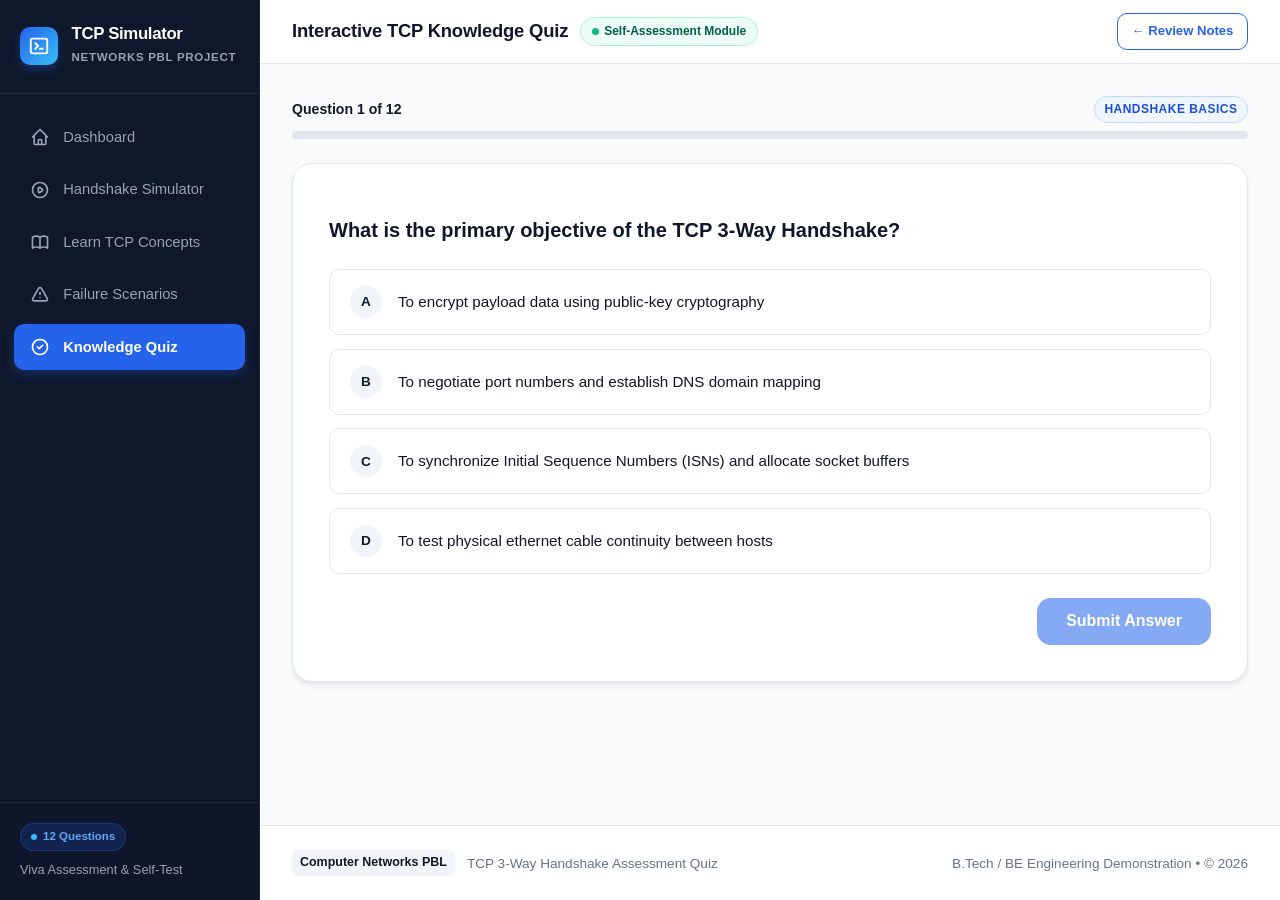
<file: pages/quiz.html>
<!DOCTYPE html>
<html lang="en">
<head>
  <meta charset="UTF-8">
  <meta name="viewport" content="width=device-width, initial-scale=1.0">
  <title>TCP Handshake Quiz | Computer Networks PBL</title>
  <link rel="icon" type="image/svg+xml" href="../assets/icons/favicon.svg">
  <link rel="stylesheet" href="../css/style.css">
  <link rel="stylesheet" href="../css/responsive.css">
  <style>
    .quiz-progress-wrap {
      margin-bottom: 1.5rem;
    }
    .quiz-progress-bar {
      height: 8px;
      background: var(--border-color);
      border-radius: var(--radius-full);
      overflow: hidden;
      margin-top: 0.5rem;
    }
    .quiz-progress-fill {
      height: 100%;
      background: linear-gradient(90deg, var(--primary), #38bdf8);
      width: 0%;
      transition: width 0.3s ease;
    }
    .quiz-card {
      background: white;
      border: 1px solid var(--border-color);
      border-radius: var(--radius-xl);
      padding: 2.25rem;
      box-shadow: var(--shadow-md);
      margin-bottom: 2rem;
    }
    .quiz-question {
      font-size: 1.25rem;
      font-weight: 700;
      color: var(--navy);
      line-height: 1.45;
      margin: 1rem 0 1.5rem;
    }
    .quiz-options-grid {
      display: flex;
      flex-direction: column;
      gap: 0.85rem;
      margin-bottom: 1.5rem;
    }
    .quiz-option-card {
      display: flex;
      align-items: center;
      gap: 1rem;
      padding: 1rem 1.25rem;
      border: 1.5px solid var(--border-color);
      border-radius: var(--radius-md);
      cursor: pointer;
      transition: all var(--transition-fast);
      background: white;
    }
    .quiz-option-card:hover {
      border-color: #94a3b8;
      background-color: #f8fafc;
      transform: translateX(3px);
    }
    .quiz-option-card.selected {
      border-color: var(--primary);
      background-color: var(--primary-light);
    }
    .quiz-option-card.correct-answer {
      border-color: var(--success);
      background-color: var(--success-light);
    }
    .quiz-option-card.wrong-answer {
      border-color: var(--danger);
      background-color: var(--danger-light);
    }
    .option-letter {
      width: 32px;
      height: 32px;
      border-radius: 50%;
      background: var(--bg-tertiary);
      display: flex;
      align-items: center;
      justify-content: center;
      font-weight: 700;
      font-size: 0.85rem;
      color: var(--navy);
      flex-shrink: 0;
    }
    .quiz-option-card.selected .option-letter {
      background: var(--primary);
      color: white;
    }
    .quiz-option-card.correct-answer .option-letter {
      background: var(--success);
      color: white;
    }
    .quiz-option-card.wrong-answer .option-letter {
      background: var(--danger);
      color: white;
    }
    .option-text {
      font-size: 0.95rem;
      color: var(--navy);
      font-weight: 500;
      line-height: 1.45;
    }
    .quiz-radio {
      display: none;
    }
    .quiz-feedback-box {
      border-radius: var(--radius-md);
      padding: 1rem 1.25rem;
      margin-bottom: 1.5rem;
      animation: fadeIn 0.3s ease;
    }
    .quiz-feedback-box.correct {
      background: var(--success-light);
      border: 1px solid var(--success-border);
    }
    .quiz-feedback-box.incorrect {
      background: var(--danger-light);
      border: 1px solid var(--danger-border);
    }
    @keyframes fadeIn {
      from { opacity: 0; transform: translateY(6px); }
      to { opacity: 1; transform: translateY(0); }
    }
    .scorecard-header {
      text-align: center;
      padding: 2rem 1rem;
      border-bottom: 1px solid var(--border-color);
      margin-bottom: 1.5rem;
    }
    .scorecard-circle {
      width: 120px;
      height: 120px;
      border-radius: 50%;
      background: linear-gradient(135deg, var(--primary-light), #dbeafe);
      border: 4px solid var(--primary);
      display: flex;
      flex-direction: column;
      align-items: center;
      justify-content: center;
      margin: 0 auto 1rem;
    }
    .score-big {
      font-size: 2.2rem;
      font-weight: 800;
      color: var(--navy);
      font-family: var(--font-mono);
      line-height: 1;
    }
    .score-pct-label {
      font-size: 0.8rem;
      color: var(--primary);
      font-weight: 700;
    }
  </style>
</head>
<body>
  <div class="app-wrapper">
    <!-- Sidebar Navigation -->
    <aside class="sidebar">
      <div class="brand-section">
        <div class="brand-icon">
          <svg width="22" height="22" fill="none" stroke="currentColor" viewBox="0 0 24 24">
            <path stroke-linecap="round" stroke-linejoin="round" stroke-width="2" d="M8 9l3 3-3 3m5 0h3M5 20h14a2 2 0 002-2V6a2 2 0 00-2-2H5a2 2 0 00-2 2v12a2 2 0 002 2z" />
          </svg>
        </div>
        <div class="brand-text">
          <h1>TCP Simulator</h1>
          <span>Networks PBL Project</span>
        </div>
        <button class="mobile-nav-toggle" id="mobile-nav-toggle" aria-label="Toggle navigation">
          <svg width="24" height="24" fill="none" stroke="currentColor" viewBox="0 0 24 24">
            <path stroke-linecap="round" stroke-linejoin="round" stroke-width="2" d="M4 6h16M4 12h16m-7 6h7" />
          </svg>
        </button>
      </div>

      <nav class="nav-menu" id="nav-menu">
        <a href="../index.html" class="nav-item">
          <svg fill="none" stroke="currentColor" viewBox="0 0 24 24"><path stroke-linecap="round" stroke-linejoin="round" stroke-width="2" d="M3 12l2-2m0 0l7-7 7 7M5 10v10a1 1 0 001 1h3m10-11l2 2m-2-2v10a1 1 0 01-1 1h-3m-6 0a1 1 0 001-1v-4a1 1 0 011-1h2a1 1 0 011 1v4a1 1 0 001 1m-6 0h6"/></svg>
          Dashboard
        </a>
        <a href="simulator.html" class="nav-item">
          <svg fill="none" stroke="currentColor" viewBox="0 0 24 24"><path stroke-linecap="round" stroke-linejoin="round" stroke-width="2" d="M14.752 11.168l-3.197-2.132A1 1 0 0010 9.87v4.263a1 1 0 001.555.832l3.197-2.132a1 1 0 000-1.664z"/><path stroke-linecap="round" stroke-linejoin="round" stroke-width="2" d="M21 12a9 9 0 11-18 0 9 9 0 0118 0z"/></svg>
          Handshake Simulator
        </a>
        <a href="learn.html" class="nav-item">
          <svg fill="none" stroke="currentColor" viewBox="0 0 24 24"><path stroke-linecap="round" stroke-linejoin="round" stroke-width="2" d="M12 6.253v13m0-13C10.832 5.477 9.246 5 7.5 5S4.168 5.477 3 6.253v13C4.168 18.477 5.754 18 7.5 18s3.332.477 4.5 1.253m0-13C13.168 5.477 14.754 5 16.5 5c1.747 0 3.332.477 4.5 1.253v13C19.832 18.477 18.247 18 16.5 18c-1.746 0-3.332.477-4.5 1.253"/></svg>
          Learn TCP Concepts
        </a>
        <a href="scenarios.html" class="nav-item">
          <svg fill="none" stroke="currentColor" viewBox="0 0 24 24"><path stroke-linecap="round" stroke-linejoin="round" stroke-width="2" d="M12 9v2m0 4h.01m-6.938 4h13.856c1.54 0 2.502-1.667 1.732-3L13.732 4c-.77-1.333-2.694-1.333-3.464 0L3.34 16c-.77 1.333.192 3 1.732 3z"/></svg>
          Failure Scenarios
        </a>
        <a href="quiz.html" class="nav-item active">
          <svg fill="none" stroke="currentColor" viewBox="0 0 24 24"><path stroke-linecap="round" stroke-linejoin="round" stroke-width="2" d="M9 12l2 2 4-4m6 2a9 9 0 11-18 0 9 9 0 0118 0z"/></svg>
          Knowledge Quiz
        </a>
      </nav>

      <div class="sidebar-footer">
        <div class="pbl-badge">
          <span class="pbl-badge-dot"></span>
          <span>12 Questions</span>
        </div>
        <p>Viva Assessment & Self-Test</p>
      </div>
    </aside>

    <!-- Main Content Area -->
    <main class="main-content">
      <header class="top-header">
        <div class="header-title-area">
          <h2 class="header-page-title">Interactive TCP Knowledge Quiz</h2>
          <span class="header-status-pill">
            <span class="dot"></span>
            Self-Assessment Module
          </span>
        </div>
        <div class="header-actions">
          <a href="learn.html" class="btn btn-outline-primary btn-sm">&larr; Review Notes</a>
        </div>
      </header>

      <div class="page-container" id="quiz-container">
        <!-- Progress Bar -->
        <div class="quiz-progress-wrap">
          <div style="display:flex; justify-content:space-between; align-items:center;">
            <span style="font-size: 0.88rem; font-weight: 700; color: var(--navy);" id="quiz-progress-text">Question 1 of 12</span>
            <span class="badge badge-syn" id="quiz-topic-badge">Handshake Basics</span>
          </div>
          <div class="quiz-progress-bar">
            <div class="quiz-progress-fill" id="quiz-progress-fill"></div>
          </div>
        </div>

        <!-- Question Card (Active) -->
        <div class="quiz-card" id="quiz-card-main">
          <h3 class="quiz-question" id="quiz-question-text">Loading question...</h3>

          <!-- Options Container -->
          <div class="quiz-options-grid" id="quiz-options-container">
            <!-- Dynamically populated via js/quiz.js -->
          </div>

          <!-- Instant Feedback Alert Box -->
          <div class="quiz-feedback-box" id="quiz-feedback-box" style="display: none;"></div>

          <!-- Action Buttons -->
          <div style="display:flex; justify-content:flex-end; gap:0.75rem;">
            <button class="btn btn-primary btn-lg" id="quiz-btn-submit" disabled>
              Submit Answer
            </button>
            <button class="btn btn-primary btn-lg" id="quiz-btn-next" style="display: none;">
              Next Question &rarr;
            </button>
          </div>
        </div>

        <!-- Quiz Results Scorecard (Hidden until complete) -->
        <div class="quiz-card" id="quiz-results-card" style="display: none;">
          <div class="scorecard-header">
            <div class="scorecard-circle">
              <span class="score-big" id="results-score-pct">0%</span>
              <span class="score-pct-label" id="results-score-num">0 / 12</span>
            </div>
            <h3 style="font-size: 1.5rem; font-weight: 800; color: var(--navy); margin-bottom: 0.35rem;">Quiz Completed!</h3>
            <div style="margin-bottom: 0.75rem;">
              <span class="badge badge-syn" id="results-badge">Good Effort</span>
            </div>
            <p style="font-size: 0.95rem; color: var(--text-muted); max-width: 540px; margin: 0 auto;" id="results-message">
              Review your answers below to prepare for your viva voce.
            </p>
            <div style="margin-top: 1.5rem;">
              <button class="btn btn-primary btn-lg" id="quiz-btn-retake">
                <svg width="18" height="18" fill="none" stroke="currentColor" viewBox="0 0 24 24"><path stroke-linecap="round" stroke-linejoin="round" stroke-width="2" d="M4 4v5h.582m15.356 2A8.001 8.001 0 004.582 9m0 0H9m11 11v-5h-.581m0 0a8.003 8.003 0 01-15.357-2m15.357 2H15"/></svg>
                Retake Quiz
              </button>
            </div>
          </div>

          <h4 style="font-size: 1.15rem; font-weight: 700; color: var(--navy); margin-bottom: 1rem;">
            Question Review & In-Depth Explanations
          </h4>
          <div id="results-review-list"></div>
        </div>
      </div>

      <!-- App Footer -->
      <footer class="app-footer">
        <div class="footer-left">
          <span class="footer-badge">Computer Networks PBL</span>
          <span>TCP 3-Way Handshake Assessment Quiz</span>
        </div>
        <div>
          <span>B.Tech / BE Engineering Demonstration &bull; &copy; <span id="current-year"></span></span>
        </div>
      </footer>
    </main>
  </div>

  <script src="../js/quiz.js"></script>
  <script src="../js/app.js"></script>
</body>
</html>
</file>
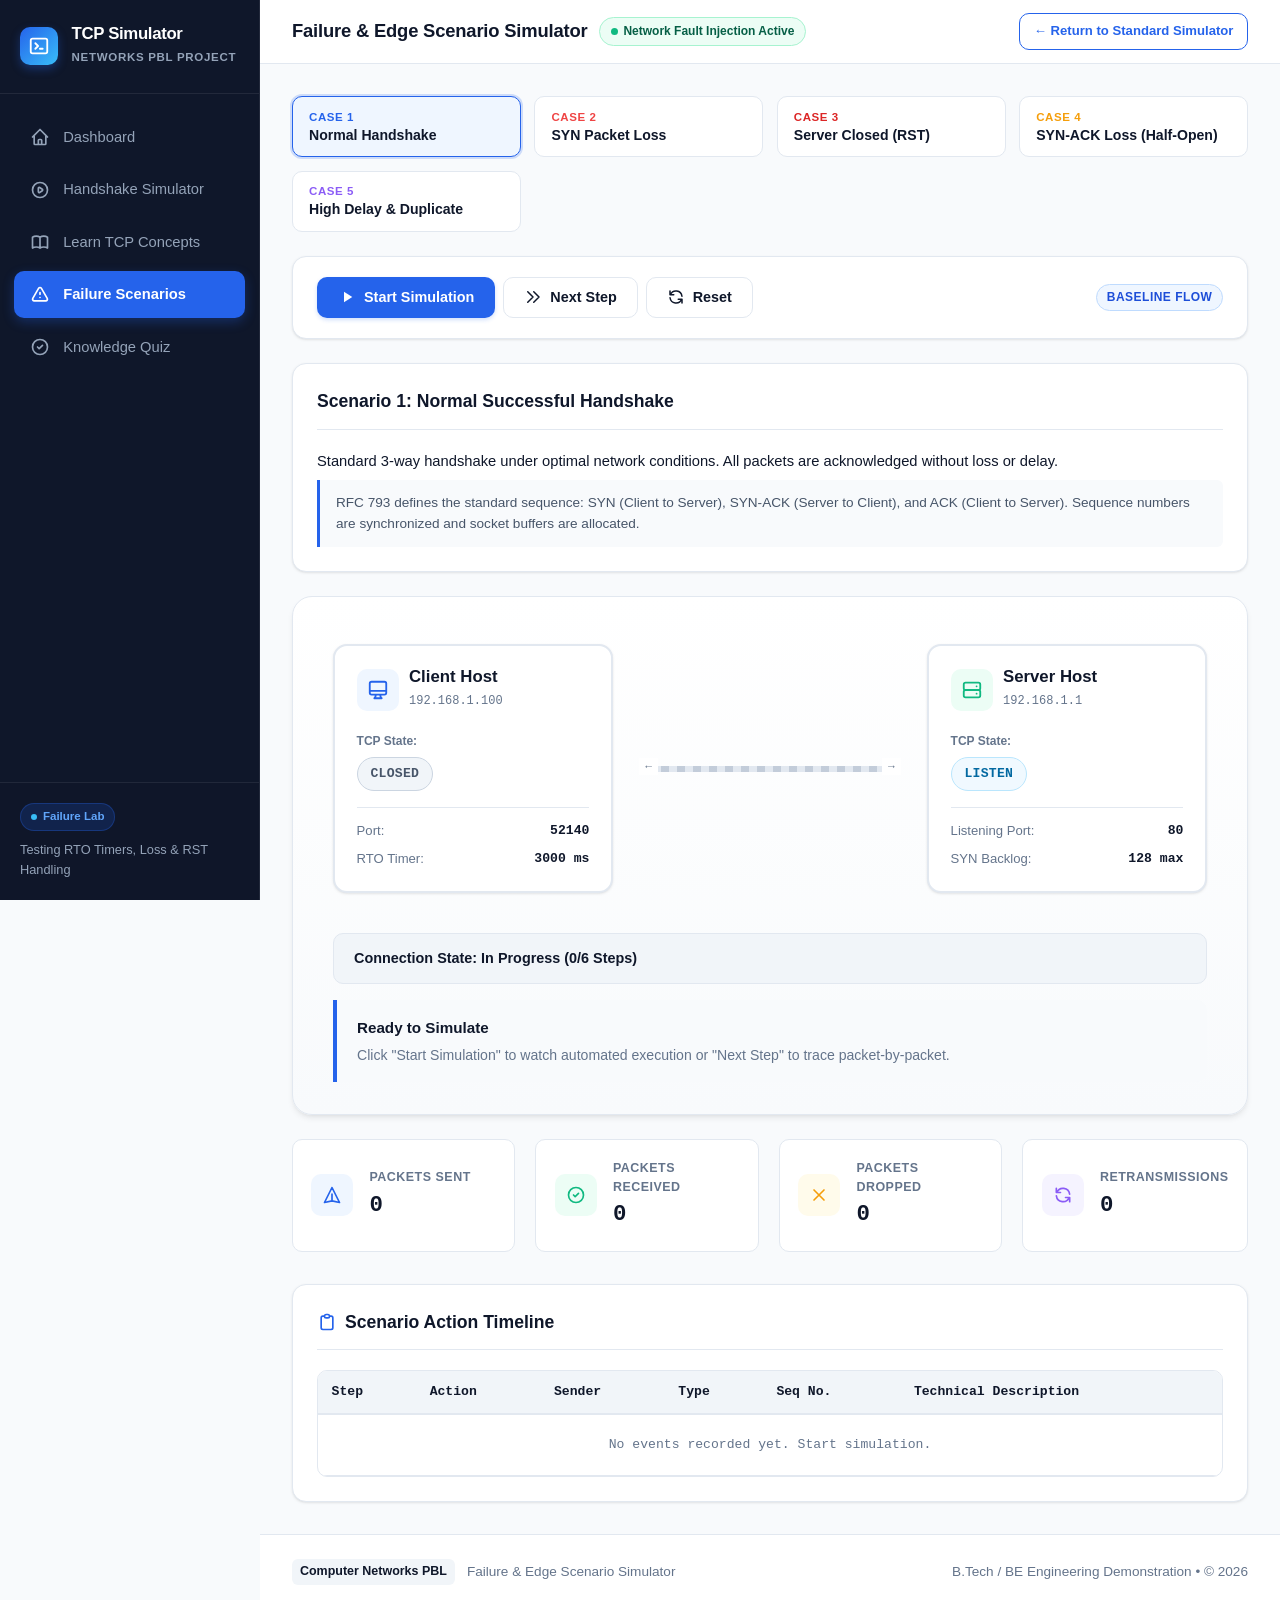
<file: pages/scenarios.html>
<!DOCTYPE html>
<html lang="en">
<head>
  <meta charset="UTF-8">
  <meta name="viewport" content="width=device-width, initial-scale=1.0">
  <title>Failure Scenarios | TCP 3-Way Handshake Simulator</title>
  <link rel="icon" type="image/svg+xml" href="../assets/icons/favicon.svg">
  <link rel="stylesheet" href="../css/style.css">
  <link rel="stylesheet" href="../css/simulator.css">
  <link rel="stylesheet" href="../css/responsive.css">
  <style>
    .scenario-nav-grid {
      display: grid;
      grid-template-columns: repeat(auto-fit, minmax(210px, 1fr));
      gap: 0.85rem;
      margin-bottom: 1.5rem;
    }
    .scenario-nav-btn {
      background: white;
      border: 1px solid var(--border-color);
      border-radius: var(--radius-md);
      padding: 0.85rem 1rem;
      text-align: left;
      cursor: pointer;
      transition: all var(--transition-fast);
      display: flex;
      flex-direction: column;
      gap: 0.25rem;
      font-family: inherit;
    }
    .scenario-nav-btn:hover {
      border-color: #cbd5e1;
      transform: translateY(-2px);
      box-shadow: var(--shadow-sm);
    }
    .scenario-nav-btn.active {
      border-color: var(--primary);
      background-color: var(--primary-light);
      box-shadow: 0 0 0 2px rgba(37, 99, 235, 0.2);
    }
    .scenario-nav-btn .scen-tag {
      font-size: 0.72rem;
      font-weight: 700;
      color: var(--primary);
      text-transform: uppercase;
      letter-spacing: 0.05em;
    }
    .scenario-nav-btn .scen-name {
      font-size: 0.88rem;
      font-weight: 700;
      color: var(--navy);
    }
  </style>
</head>
<body>
  <div class="app-wrapper">
    <!-- Sidebar Navigation -->
    <aside class="sidebar">
      <div class="brand-section">
        <div class="brand-icon">
          <svg width="22" height="22" fill="none" stroke="currentColor" viewBox="0 0 24 24">
            <path stroke-linecap="round" stroke-linejoin="round" stroke-width="2" d="M8 9l3 3-3 3m5 0h3M5 20h14a2 2 0 002-2V6a2 2 0 00-2-2H5a2 2 0 00-2 2v12a2 2 0 002 2z" />
          </svg>
        </div>
        <div class="brand-text">
          <h1>TCP Simulator</h1>
          <span>Networks PBL Project</span>
        </div>
        <button class="mobile-nav-toggle" id="mobile-nav-toggle" aria-label="Toggle navigation">
          <svg width="24" height="24" fill="none" stroke="currentColor" viewBox="0 0 24 24">
            <path stroke-linecap="round" stroke-linejoin="round" stroke-width="2" d="M4 6h16M4 12h16m-7 6h7" />
          </svg>
        </button>
      </div>

      <nav class="nav-menu" id="nav-menu">
        <a href="../index.html" class="nav-item">
          <svg fill="none" stroke="currentColor" viewBox="0 0 24 24"><path stroke-linecap="round" stroke-linejoin="round" stroke-width="2" d="M3 12l2-2m0 0l7-7 7 7M5 10v10a1 1 0 001 1h3m10-11l2 2m-2-2v10a1 1 0 01-1 1h-3m-6 0a1 1 0 001-1v-4a1 1 0 011-1h2a1 1 0 011 1v4a1 1 0 001 1m-6 0h6"/></svg>
          Dashboard
        </a>
        <a href="simulator.html" class="nav-item">
          <svg fill="none" stroke="currentColor" viewBox="0 0 24 24"><path stroke-linecap="round" stroke-linejoin="round" stroke-width="2" d="M14.752 11.168l-3.197-2.132A1 1 0 0010 9.87v4.263a1 1 0 001.555.832l3.197-2.132a1 1 0 000-1.664z"/><path stroke-linecap="round" stroke-linejoin="round" stroke-width="2" d="M21 12a9 9 0 11-18 0 9 9 0 0118 0z"/></svg>
          Handshake Simulator
        </a>
        <a href="learn.html" class="nav-item">
          <svg fill="none" stroke="currentColor" viewBox="0 0 24 24"><path stroke-linecap="round" stroke-linejoin="round" stroke-width="2" d="M12 6.253v13m0-13C10.832 5.477 9.246 5 7.5 5S4.168 5.477 3 6.253v13C4.168 18.477 5.754 18 7.5 18s3.332.477 4.5 1.253m0-13C13.168 5.477 14.754 5 16.5 5c1.747 0 3.332.477 4.5 1.253v13C19.832 18.477 18.247 18 16.5 18c-1.746 0-3.332.477-4.5 1.253"/></svg>
          Learn TCP Concepts
        </a>
        <a href="scenarios.html" class="nav-item active">
          <svg fill="none" stroke="currentColor" viewBox="0 0 24 24"><path stroke-linecap="round" stroke-linejoin="round" stroke-width="2" d="M12 9v2m0 4h.01m-6.938 4h13.856c1.54 0 2.502-1.667 1.732-3L13.732 4c-.77-1.333-2.694-1.333-3.464 0L3.34 16c-.77 1.333.192 3 1.732 3z"/></svg>
          Failure Scenarios
        </a>
        <a href="quiz.html" class="nav-item">
          <svg fill="none" stroke="currentColor" viewBox="0 0 24 24"><path stroke-linecap="round" stroke-linejoin="round" stroke-width="2" d="M9 12l2 2 4-4m6 2a9 9 0 11-18 0 9 9 0 0118 0z"/></svg>
          Knowledge Quiz
        </a>
      </nav>

      <div class="sidebar-footer">
        <div class="pbl-badge">
          <span class="pbl-badge-dot"></span>
          <span>Failure Lab</span>
        </div>
        <p>Testing RTO Timers, Loss & RST Handling</p>
      </div>
    </aside>

    <!-- Main Content Area -->
    <main class="main-content">
      <header class="top-header">
        <div class="header-title-area">
          <h2 class="header-page-title">Failure & Edge Scenario Simulator</h2>
          <span class="header-status-pill">
            <span class="dot"></span>
            Network Fault Injection Active
          </span>
        </div>
        <div class="header-actions">
          <a href="simulator.html" class="btn btn-outline-primary btn-sm">&larr; Return to Standard Simulator</a>
        </div>
      </header>

      <div class="page-container" id="scenarios-container">
        <!-- Scenario Selector Navigation -->
        <div class="scenario-nav-grid">
          <button class="scenario-nav-btn active" data-scenario="normal">
            <span class="scen-tag">Case 1</span>
            <span class="scen-name">Normal Handshake</span>
          </button>
          <button class="scenario-nav-btn" data-scenario="syn-loss">
            <span class="scen-tag" style="color: #ef4444;">Case 2</span>
            <span class="scen-name">SYN Packet Loss</span>
          </button>
          <button class="scenario-nav-btn" data-scenario="server-down">
            <span class="scen-tag" style="color: #dc2626;">Case 3</span>
            <span class="scen-name">Server Closed (RST)</span>
          </button>
          <button class="scenario-nav-btn" data-scenario="synack-loss">
            <span class="scen-tag" style="color: #f59e0b;">Case 4</span>
            <span class="scen-name">SYN-ACK Loss (Half-Open)</span>
          </button>
          <button class="scenario-nav-btn" data-scenario="network-delay">
            <span class="scen-tag" style="color: #8b5cf6;">Case 5</span>
            <span class="scen-name">High Delay & Duplicate</span>
          </button>
        </div>

        <!-- Controls Toolbar -->
        <div class="sim-controls-card">
          <div class="sim-btn-group">
            <button class="btn btn-primary" id="scen-btn-start">
              <svg width="18" height="18" fill="currentColor" viewBox="0 0 24 24"><path d="M8 5v14l11-7z"/></svg>
              Start Simulation
            </button>
            <button class="btn btn-secondary" id="scen-btn-next">
              <svg width="18" height="18" fill="none" stroke="currentColor" viewBox="0 0 24 24"><path stroke-linecap="round" stroke-linejoin="round" stroke-width="2" d="M13 5l7 7-7 7M5 5l7 7-7 7"/></svg>
              Next Step
            </button>
            <button class="btn btn-secondary" id="scen-btn-reset">
              <svg width="18" height="18" fill="none" stroke="currentColor" viewBox="0 0 24 24"><path stroke-linecap="round" stroke-linejoin="round" stroke-width="2" d="M4 4v5h.582m15.356 2A8.001 8.001 0 004.582 9m0 0H9m11 11v-5h-.581m0 0a8.003 8.003 0 01-15.357-2m15.357 2H15"/></svg>
              Reset
            </button>
          </div>

          <div>
            <span class="badge badge-syn" id="scen-badge">Baseline Flow</span>
          </div>
        </div>

        <!-- Active Scenario Description Banner -->
        <div class="card" style="margin-bottom: 1.5rem;">
          <div class="card-header">
            <h3 class="card-title" id="scen-title">Scenario 1: Normal Successful Handshake</h3>
          </div>
          <p style="font-size: 0.92rem; color: var(--navy); margin-bottom: 0.5rem;" id="scen-description">
            Standard 3-way handshake under optimal conditions.
          </p>
          <div style="background: #f8fafc; border-left: 3px solid var(--primary); padding: 0.75rem 1rem; border-radius: 0 var(--radius-sm) var(--radius-sm) 0; font-size: 0.85rem; color: #475569;" id="scen-theory">
            Theory explanation...
          </div>
        </div>

        <!-- Simulation Stage Board -->
        <div class="simulation-stage">
          <div class="endpoints-container">
            <!-- Client Host -->
            <div class="host-node client-node">
              <div class="host-header">
                <div class="host-identity">
                  <div class="host-icon">
                    <svg width="22" height="22" fill="none" stroke="currentColor" viewBox="0 0 24 24"><path stroke-linecap="round" stroke-linejoin="round" stroke-width="2" d="M9.75 17L9 20l-1 1h8l-1-1-.75-3M3 13h18M5 17h14a2 2 0 002-2V5a2 2 0 00-2-2H5a2 2 0 00-2 2v10a2 2 0 002 2z"/></svg>
                  </div>
                  <div>
                    <h3 class="host-title">Client Host</h3>
                    <span class="host-ip">192.168.1.100</span>
                  </div>
                </div>
              </div>

              <div>
                <span style="font-size: 0.75rem; color: var(--text-muted); font-weight: 600;">TCP State:</span>
                <div style="margin-top: 0.25rem;">
                  <span class="state-pill state-closed" id="scen-client-state">CLOSED</span>
                </div>
              </div>

              <div class="host-meta-list">
                <div class="meta-row">
                  <span class="meta-key">Port:</span>
                  <span class="meta-val">52140</span>
                </div>
                <div class="meta-row">
                  <span class="meta-key">RTO Timer:</span>
                  <span class="meta-val">3000 ms</span>
                </div>
              </div>
            </div>

            <!-- Central Virtual Channel -->
            <div class="network-channel">
              <div class="wire-track">
                <span class="wire-arrow-left">&larr;</span>
                <span class="wire-arrow-right">&rarr;</span>
              </div>
              <div class="packet-capsule" id="scen-packet-capsule">
                <span class="packet-flag-tag">SYN</span>
              </div>
              <div class="packet-drop-badge" id="scen-drop-badge" style="display: none;">
                &times; PACKET DROPPED
              </div>
            </div>

            <!-- Server Host -->
            <div class="host-node server-node">
              <div class="host-header">
                <div class="host-identity">
                  <div class="host-icon">
                    <svg width="22" height="22" fill="none" stroke="currentColor" viewBox="0 0 24 24"><path stroke-linecap="round" stroke-linejoin="round" stroke-width="2" d="M5 12h14M5 12a2 2 0 01-2-2V6a2 2 0 012-2h14a2 2 0 012 2v4a2 2 0 01-2 2M5 12a2 2 0 00-2 2v4a2 2 0 002 2h14a2 2 0 002-2v-4a2 2 0 00-2-2m-2-4h.01M17 16h.01"/></svg>
                  </div>
                  <div>
                    <h3 class="host-title">Server Host</h3>
                    <span class="host-ip">192.168.1.1</span>
                  </div>
                </div>
              </div>

              <div>
                <span style="font-size: 0.75rem; color: var(--text-muted); font-weight: 600;">TCP State:</span>
                <div style="margin-top: 0.25rem;">
                  <span class="state-pill state-listen" id="scen-server-state">LISTEN</span>
                </div>
              </div>

              <div class="host-meta-list">
                <div class="meta-row">
                  <span class="meta-key">Listening Port:</span>
                  <span class="meta-val">80</span>
                </div>
                <div class="meta-row">
                  <span class="meta-key">SYN Backlog:</span>
                  <span class="meta-val">128 max</span>
                </div>
              </div>
            </div>
          </div>

          <!-- Connection Status Banner -->
          <div class="connection-status-banner" id="scen-status-banner">
            <span>Connection State: Idle</span>
          </div>

          <!-- Narrative Box -->
          <div class="step-explainer" id="scen-narrative-box">
            <h4>Ready to Simulate</h4>
            <p>Click "Start Simulation" to watch automated execution or "Next Step" to trace packet-by-packet.</p>
          </div>
        </div>

        <!-- Statistics Overview -->
        <div class="grid-4" style="margin-bottom: 2rem;">
          <div class="stat-box">
            <div class="stat-icon blue">
              <svg width="20" height="20" fill="none" stroke="currentColor" viewBox="0 0 24 24"><path stroke-linecap="round" stroke-linejoin="round" stroke-width="2" d="M12 19l9 2-9-18-9 18 9-2zm0 0v-8"/></svg>
            </div>
            <div class="stat-content">
              <div class="stat-label">Packets Sent</div>
              <div class="stat-value" id="scen-stat-sent">0</div>
            </div>
          </div>

          <div class="stat-box">
            <div class="stat-icon green">
              <svg width="20" height="20" fill="none" stroke="currentColor" viewBox="0 0 24 24"><path stroke-linecap="round" stroke-linejoin="round" stroke-width="2" d="M9 12l2 2 4-4m6 2a9 9 0 11-18 0 9 9 0 0118 0z"/></svg>
            </div>
            <div class="stat-content">
              <div class="stat-label">Packets Received</div>
              <div class="stat-value" id="scen-stat-recv">0</div>
            </div>
          </div>

          <div class="stat-box">
            <div class="stat-icon amber">
              <svg width="20" height="20" fill="none" stroke="currentColor" viewBox="0 0 24 24"><path stroke-linecap="round" stroke-linejoin="round" stroke-width="2" d="M6 18L18 6M6 6l12 12"/></svg>
            </div>
            <div class="stat-content">
              <div class="stat-label">Packets Dropped</div>
              <div class="stat-value" id="scen-stat-lost">0</div>
            </div>
          </div>

          <div class="stat-box">
            <div class="stat-icon purple">
              <svg width="20" height="20" fill="none" stroke="currentColor" viewBox="0 0 24 24"><path stroke-linecap="round" stroke-linejoin="round" stroke-width="2" d="M4 4v5h.582m15.356 2A8.001 8.001 0 004.582 9m0 0H9m11 11v-5h-.581m0 0a8.003 8.003 0 01-15.357-2m15.357 2H15"/></svg>
            </div>
            <div class="stat-content">
              <div class="stat-label">Retransmissions</div>
              <div class="stat-value" id="scen-stat-retrans">0</div>
            </div>
          </div>
        </div>

        <!-- Event Log Table -->
        <div class="card">
          <div class="card-header">
            <h3 class="card-title">
              <svg width="20" height="20" fill="none" stroke="currentColor" viewBox="0 0 24 24"><path stroke-linecap="round" stroke-linejoin="round" stroke-width="2" d="M9 5H7a2 2 0 00-2 2v12a2 2 0 002 2h10a2 2 0 002-2V7a2 2 0 00-2-2h-2M9 5a2 2 0 002 2h2a2 2 0 002-2M9 5a2 2 0 012-2h2a2 2 0 012 2"/></svg>
              Scenario Action Timeline
            </h3>
          </div>
          <div class="event-log-container">
            <table class="event-table">
              <thead>
                <tr>
                  <th>Step</th>
                  <th>Action</th>
                  <th>Sender</th>
                  <th>Type</th>
                  <th>Seq No.</th>
                  <th>Technical Description</th>
                </tr>
              </thead>
              <tbody id="scen-event-log-tbody">
                <tr>
                  <td colspan="6" style="text-align: center; color: var(--text-muted); padding: 1.5rem;">
                    No events recorded yet. Click "Start Simulation".
                  </td>
                </tr>
              </tbody>
            </table>
          </div>
        </div>
      </div>

      <!-- App Footer -->
      <footer class="app-footer">
        <div class="footer-left">
          <span class="footer-badge">Computer Networks PBL</span>
          <span>Failure & Edge Scenario Simulator</span>
        </div>
        <div>
          <span>B.Tech / BE Engineering Demonstration &bull; &copy; <span id="current-year"></span></span>
        </div>
      </footer>
    </main>
  </div>

  <div class="toast-container" id="toast-container"></div>
  <script src="../js/scenarios.js"></script>
  <script src="../js/app.js"></script>
</body>
</html>
</file>
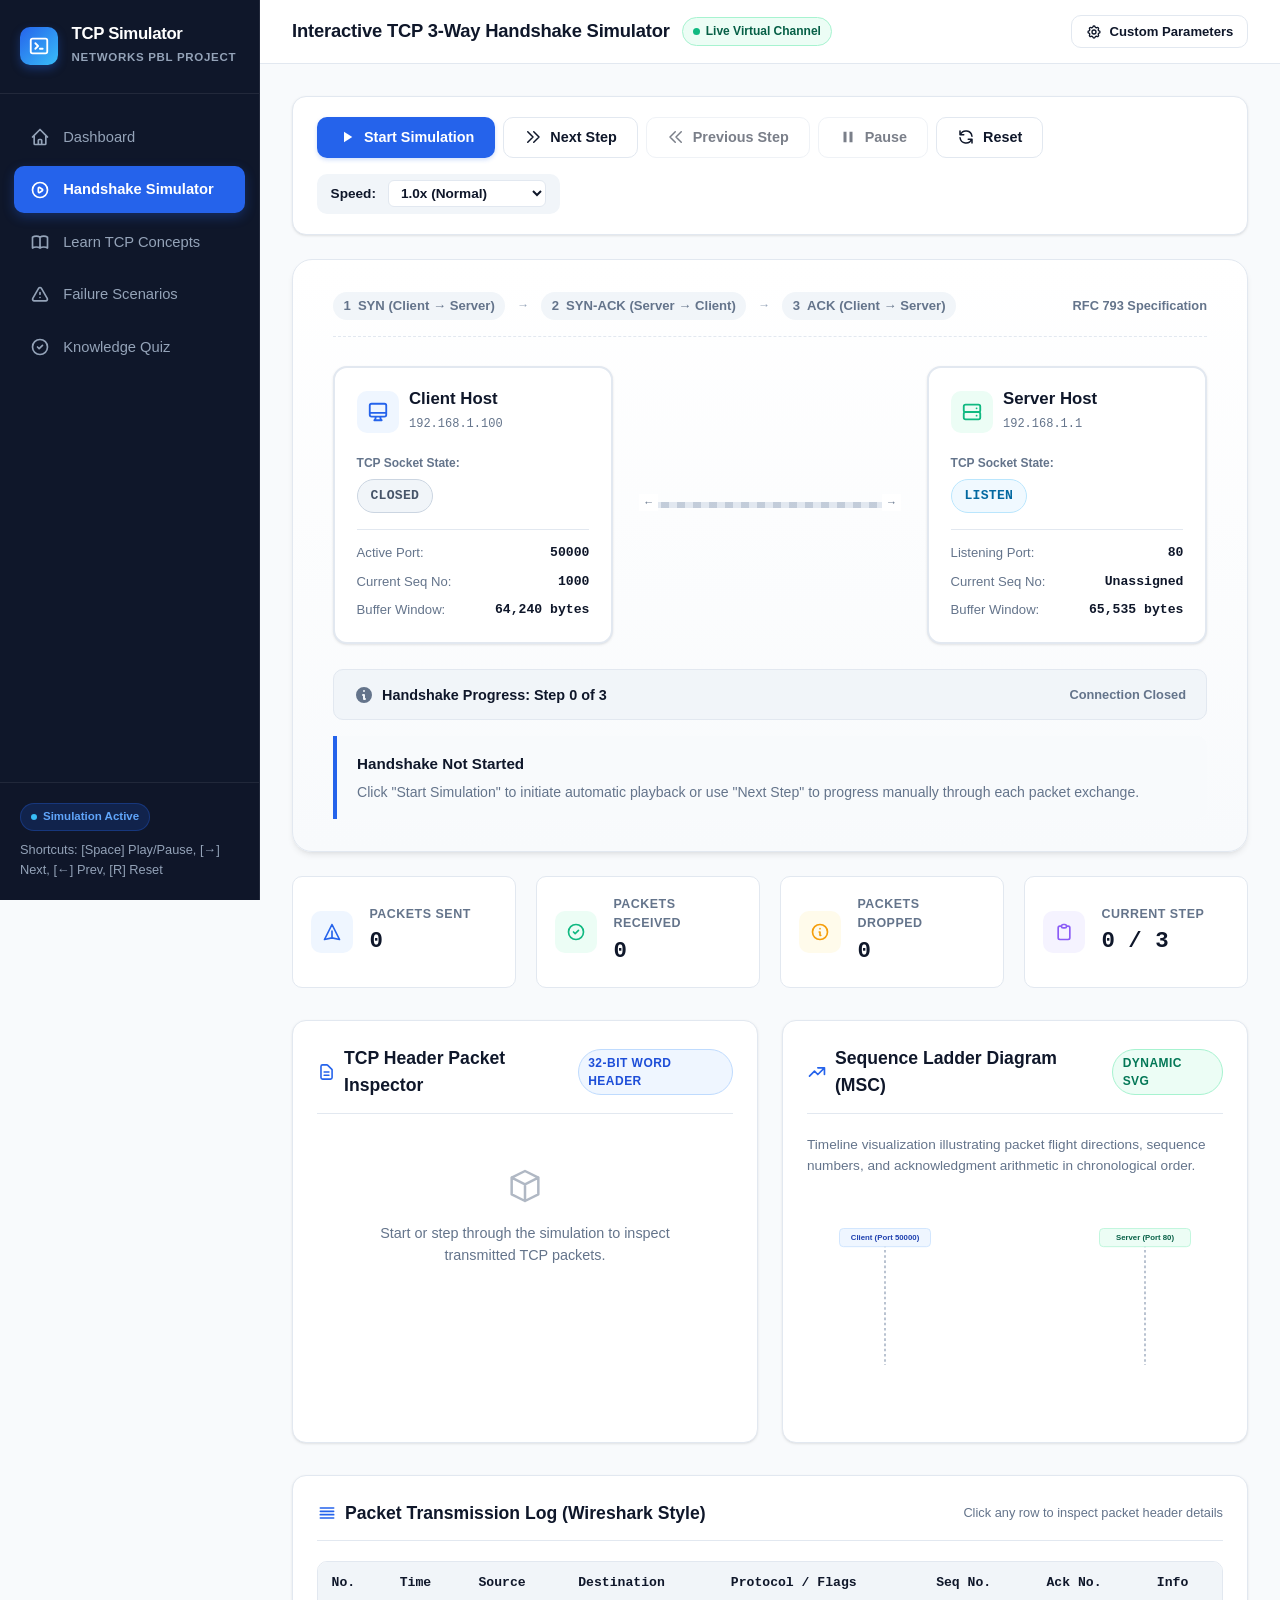
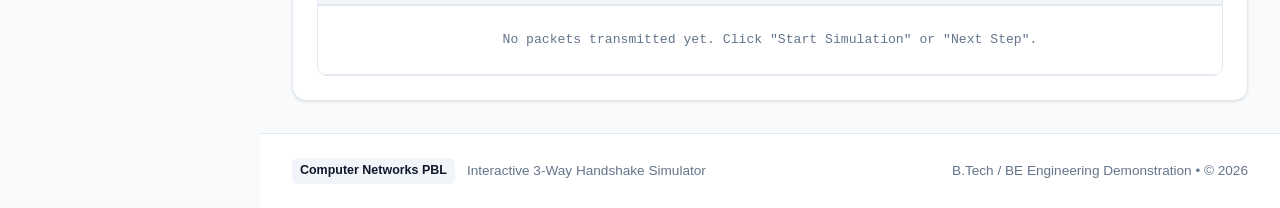
<file: pages/simulator.html>
<!DOCTYPE html>
<html lang="en">
<head>
  <meta charset="UTF-8">
  <meta name="viewport" content="width=device-width, initial-scale=1.0">
  <title>Handshake Simulator | TCP 3-Way Handshake</title>
  <link rel="icon" type="image/svg+xml" href="../assets/icons/favicon.svg">
  <link rel="stylesheet" href="../css/style.css">
  <link rel="stylesheet" href="../css/simulator.css">
  <link rel="stylesheet" href="../css/responsive.css">
</head>
<body>
  <div class="app-wrapper">
    <!-- Sidebar Navigation -->
    <aside class="sidebar">
      <div class="brand-section">
        <div class="brand-icon">
          <svg width="22" height="22" fill="none" stroke="currentColor" viewBox="0 0 24 24">
            <path stroke-linecap="round" stroke-linejoin="round" stroke-width="2" d="M8 9l3 3-3 3m5 0h3M5 20h14a2 2 0 002-2V6a2 2 0 00-2-2H5a2 2 0 00-2 2v12a2 2 0 002 2z" />
          </svg>
        </div>
        <div class="brand-text">
          <h1>TCP Simulator</h1>
          <span>Networks PBL Project</span>
        </div>
        <button class="mobile-nav-toggle" id="mobile-nav-toggle" aria-label="Toggle navigation">
          <svg width="24" height="24" fill="none" stroke="currentColor" viewBox="0 0 24 24">
            <path stroke-linecap="round" stroke-linejoin="round" stroke-width="2" d="M4 6h16M4 12h16m-7 6h7" />
          </svg>
        </button>
      </div>

      <nav class="nav-menu" id="nav-menu">
        <a href="../index.html" class="nav-item">
          <svg fill="none" stroke="currentColor" viewBox="0 0 24 24"><path stroke-linecap="round" stroke-linejoin="round" stroke-width="2" d="M3 12l2-2m0 0l7-7 7 7M5 10v10a1 1 0 001 1h3m10-11l2 2m-2-2v10a1 1 0 01-1 1h-3m-6 0a1 1 0 001-1v-4a1 1 0 011-1h2a1 1 0 011 1v4a1 1 0 001 1m-6 0h6"/></svg>
          Dashboard
        </a>
        <a href="simulator.html" class="nav-item active">
          <svg fill="none" stroke="currentColor" viewBox="0 0 24 24"><path stroke-linecap="round" stroke-linejoin="round" stroke-width="2" d="M14.752 11.168l-3.197-2.132A1 1 0 0010 9.87v4.263a1 1 0 001.555.832l3.197-2.132a1 1 0 000-1.664z"/><path stroke-linecap="round" stroke-linejoin="round" stroke-width="2" d="M21 12a9 9 0 11-18 0 9 9 0 0118 0z"/></svg>
          Handshake Simulator
        </a>
        <a href="learn.html" class="nav-item">
          <svg fill="none" stroke="currentColor" viewBox="0 0 24 24"><path stroke-linecap="round" stroke-linejoin="round" stroke-width="2" d="M12 6.253v13m0-13C10.832 5.477 9.246 5 7.5 5S4.168 5.477 3 6.253v13C4.168 18.477 5.754 18 7.5 18s3.332.477 4.5 1.253m0-13C13.168 5.477 14.754 5 16.5 5c1.747 0 3.332.477 4.5 1.253v13C19.832 18.477 18.247 18 16.5 18c-1.746 0-3.332.477-4.5 1.253"/></svg>
          Learn TCP Concepts
        </a>
        <a href="scenarios.html" class="nav-item">
          <svg fill="none" stroke="currentColor" viewBox="0 0 24 24"><path stroke-linecap="round" stroke-linejoin="round" stroke-width="2" d="M12 9v2m0 4h.01m-6.938 4h13.856c1.54 0 2.502-1.667 1.732-3L13.732 4c-.77-1.333-2.694-1.333-3.464 0L3.34 16c-.77 1.333.192 3 1.732 3z"/></svg>
          Failure Scenarios
        </a>
        <a href="quiz.html" class="nav-item">
          <svg fill="none" stroke="currentColor" viewBox="0 0 24 24"><path stroke-linecap="round" stroke-linejoin="round" stroke-width="2" d="M9 12l2 2 4-4m6 2a9 9 0 11-18 0 9 9 0 0118 0z"/></svg>
          Knowledge Quiz
        </a>
      </nav>

      <div class="sidebar-footer">
        <div class="pbl-badge">
          <span class="pbl-badge-dot"></span>
          <span>Simulation Active</span>
        </div>
        <p>Shortcuts: [Space] Play/Pause, [&rarr;] Next, [&larr;] Prev, [R] Reset</p>
      </div>
    </aside>

    <!-- Main Content Area -->
    <main class="main-content">
      <!-- Top Header -->
      <header class="top-header">
        <div class="header-title-area">
          <h2 class="header-page-title">Interactive TCP 3-Way Handshake Simulator</h2>
          <span class="header-status-pill">
            <span class="dot"></span>
            Live Virtual Channel
          </span>
        </div>
        <div class="header-actions">
          <button class="btn btn-secondary btn-sm" id="btn-toggle-settings">
            <svg width="16" height="16" fill="none" stroke="currentColor" viewBox="0 0 24 24"><path stroke-linecap="round" stroke-linejoin="round" stroke-width="2" d="M10.325 4.317c.426-1.756 2.924-1.756 3.35 0a1.724 1.724 0 002.573 1.066c1.543-.94 3.31.826 2.37 2.37a1.724 1.724 0 001.065 2.572c1.756.426 1.756 2.924 0 3.35a1.724 1.724 0 00-1.066 2.573c.94 1.543-.826 3.31-2.37 2.37a1.724 1.724 0 00-2.572 1.065c-.426 1.756-2.924 1.756-3.35 0a1.724 1.724 0 00-2.573-1.066c-1.543.94-3.31-.826-2.37-2.37a1.724 1.724 0 00-1.065-2.572c-1.756-.426-1.756-2.924 0-3.35a1.724 1.724 0 001.066-2.573c-.94-1.543.826-3.31 2.37-2.37.996.608 2.296.07 2.572-1.065z"/><path stroke-linecap="round" stroke-linejoin="round" stroke-width="2" d="M15 12a3 3 0 11-6 0 3 3 0 016 0z"/></svg>
            Custom Parameters
          </button>
        </div>
      </header>

      <div class="page-container">
        <!-- Settings Drawer -->
        <div class="settings-drawer" id="settings-drawer">
          <div style="display:flex; justify-content:space-between; align-items:center; margin-bottom: 1rem; padding-bottom: 0.5rem; border-bottom: 1px solid var(--border-color);">
            <h3 style="font-size: 1.05rem; font-weight: 700; color: var(--navy);">Customize Simulation Parameters</h3>
            <span style="font-size: 0.8rem; color: var(--text-muted);">Adjust Initial Sequence Numbers & Port Assignments</span>
          </div>
          <form id="settings-form">
            <div class="form-grid">
              <div class="form-group">
                <label for="input-client-isn">Client Initial Seq Number (ISN)</label>
                <input type="number" id="input-client-isn" class="form-control" value="1000" min="0" max="4294967295" required>
                <span class="form-hint">Default: 1000 (32-bit integer)</span>
              </div>
              <div class="form-group">
                <label for="input-server-isn">Server Initial Seq Number (ISN)</label>
                <input type="number" id="input-server-isn" class="form-control" value="5000" min="0" max="4294967295" required>
                <span class="form-hint">Default: 5000 (32-bit integer)</span>
              </div>
              <div class="form-group">
                <label for="input-client-port">Client Ephemeral Port</label>
                <input type="number" id="input-client-port" class="form-control" value="50000" min="1024" max="65535" required>
                <span class="form-hint">Default: 50000 (Range: 1024-65535)</span>
              </div>
              <div class="form-group">
                <label for="input-server-port">Server Listening Port</label>
                <input type="number" id="input-server-port" class="form-control" value="80" min="1" max="65535" required>
                <span class="form-hint">Default: 80 (HTTP Standard Port)</span>
              </div>
            </div>
            <div style="margin-top: 1rem; display: flex; gap: 0.75rem;">
              <button type="submit" class="btn btn-primary btn-sm" id="btn-apply-settings">Apply & Reset Simulator</button>
              <button type="button" class="btn btn-secondary btn-sm" id="btn-reset-settings">Restore Standard Defaults</button>
            </div>
          </form>
        </div>

        <!-- Simulation Controls Toolbar -->
        <div class="sim-controls-card">
          <div class="sim-btn-group">
            <button class="btn btn-primary" id="btn-start" title="Run full automated handshake sequence">
              <svg width="18" height="18" fill="currentColor" viewBox="0 0 24 24"><path d="M8 5v14l11-7z"/></svg>
              Start Simulation
            </button>
            <button class="btn btn-secondary" id="btn-next" title="Transmit next packet step-by-step">
              <svg width="18" height="18" fill="none" stroke="currentColor" viewBox="0 0 24 24"><path stroke-linecap="round" stroke-linejoin="round" stroke-width="2" d="M13 5l7 7-7 7M5 5l7 7-7 7"/></svg>
              Next Step
            </button>
            <button class="btn btn-secondary" id="btn-prev" disabled title="Step backward">
              <svg width="18" height="18" fill="none" stroke="currentColor" viewBox="0 0 24 24"><path stroke-linecap="round" stroke-linejoin="round" stroke-width="2" d="M11 19l-7-7 7-7m8 14l-7-7 7-7"/></svg>
              Previous Step
            </button>
            <button class="btn btn-secondary" id="btn-pause" disabled title="Pause or resume auto playback">
              <svg width="18" height="18" fill="currentColor" viewBox="0 0 24 24"><path d="M6 19h4V5H6v14zm8-14v14h4V5h-4z"/></svg>
              Pause
            </button>
            <button class="btn btn-secondary" id="btn-reset" title="Reset all socket buffers and state">
              <svg width="18" height="18" fill="none" stroke="currentColor" viewBox="0 0 24 24"><path stroke-linecap="round" stroke-linejoin="round" stroke-width="2" d="M4 4v5h.582m15.356 2A8.001 8.001 0 004.582 9m0 0H9m11 11v-5h-.581m0 0a8.003 8.003 0 01-15.357-2m15.357 2H15"/></svg>
              Reset
            </button>
          </div>

          <div class="sim-speed-control">
            <span>Speed:</span>
            <select id="speed-select" class="speed-select">
              <option value="0.5">0.5x (Slow Motion)</option>
              <option value="1.0" selected>1.0x (Normal)</option>
              <option value="1.5">1.5x (Fast)</option>
              <option value="2.0">2.0x (Instant)</option>
            </select>
          </div>
        </div>

        <!-- Simulation Stage Board -->
        <div class="simulation-stage" id="simulation-stage-board">
          <!-- Handshake Phase Tracker Header -->
          <div class="stage-header-info">
            <div class="handshake-phase-tracker">
              <div class="phase-step" id="step-ind-1">
                <span>1</span>
                <span>SYN (Client &rarr; Server)</span>
              </div>
              <span class="phase-arrow">&rarr;</span>
              <div class="phase-step" id="step-ind-2">
                <span>2</span>
                <span>SYN-ACK (Server &rarr; Client)</span>
              </div>
              <span class="phase-arrow">&rarr;</span>
              <div class="phase-step" id="step-ind-3">
                <span>3</span>
                <span>ACK (Client &rarr; Server)</span>
              </div>
            </div>
            <span style="font-size: 0.8rem; font-weight: 600; color: var(--text-muted);">RFC 793 Specification</span>
          </div>

          <!-- Endpoints & Channel Grid -->
          <div class="endpoints-container">
            <!-- Client Node (Left) -->
            <div class="host-node client-node" id="client-node">
              <div class="host-header">
                <div class="host-identity">
                  <div class="host-icon">
                    <svg width="22" height="22" fill="none" stroke="currentColor" viewBox="0 0 24 24"><path stroke-linecap="round" stroke-linejoin="round" stroke-width="2" d="M9.75 17L9 20l-1 1h8l-1-1-.75-3M3 13h18M5 17h14a2 2 0 002-2V5a2 2 0 00-2-2H5a2 2 0 00-2 2v10a2 2 0 002 2z"/></svg>
                  </div>
                  <div>
                    <h3 class="host-title">Client Host</h3>
                    <span class="host-ip">192.168.1.100</span>
                  </div>
                </div>
              </div>

              <div>
                <span style="font-size: 0.75rem; color: var(--text-muted); font-weight: 600;">TCP Socket State:</span>
                <div style="margin-top: 0.25rem;">
                  <span class="state-pill state-closed" id="client-state-pill">CLOSED</span>
                </div>
              </div>

              <div class="host-meta-list">
                <div class="meta-row">
                  <span class="meta-key">Active Port:</span>
                  <span class="meta-val" id="client-port-val">50000</span>
                </div>
                <div class="meta-row">
                  <span class="meta-key">Current Seq No:</span>
                  <span class="meta-val" id="client-seq-val">1000</span>
                </div>
                <div class="meta-row">
                  <span class="meta-key">Buffer Window:</span>
                  <span class="meta-val">64,240 bytes</span>
                </div>
              </div>
            </div>

            <!-- Central Virtual Channel / Wire with Flying Packet -->
            <div class="network-channel" id="network-channel">
              <div class="wire-track">
                <span class="wire-arrow-left">&larr;</span>
                <span class="wire-arrow-right">&rarr;</span>
              </div>
              <!-- Floating In-flight Packet Capsule -->
              <div class="packet-capsule" id="active-packet-capsule">
                <span class="packet-flag-tag">SYN</span>
                <div class="packet-meta-quick">Seq: 1000</div>
              </div>
            </div>

            <!-- Server Node (Right) -->
            <div class="host-node server-node" id="server-node">
              <div class="host-header">
                <div class="host-identity">
                  <div class="host-icon">
                    <svg width="22" height="22" fill="none" stroke="currentColor" viewBox="0 0 24 24"><path stroke-linecap="round" stroke-linejoin="round" stroke-width="2" d="M5 12h14M5 12a2 2 0 01-2-2V6a2 2 0 012-2h14a2 2 0 012 2v4a2 2 0 01-2 2M5 12a2 2 0 00-2 2v4a2 2 0 002 2h14a2 2 0 002-2v-4a2 2 0 00-2-2m-2-4h.01M17 16h.01"/></svg>
                  </div>
                  <div>
                    <h3 class="host-title">Server Host</h3>
                    <span class="host-ip">192.168.1.1</span>
                  </div>
                </div>
              </div>

              <div>
                <span style="font-size: 0.75rem; color: var(--text-muted); font-weight: 600;">TCP Socket State:</span>
                <div style="margin-top: 0.25rem;">
                  <span class="state-pill state-listen" id="server-state-pill">LISTEN</span>
                </div>
              </div>

              <div class="host-meta-list">
                <div class="meta-row">
                  <span class="meta-key">Listening Port:</span>
                  <span class="meta-val" id="server-port-val">80</span>
                </div>
                <div class="meta-row">
                  <span class="meta-key">Current Seq No:</span>
                  <span class="meta-val" id="server-seq-val">Unassigned</span>
                </div>
                <div class="meta-row">
                  <span class="meta-key">Buffer Window:</span>
                  <span class="meta-val">65,535 bytes</span>
                </div>
              </div>
            </div>
          </div>

          <!-- Connection Status Result Banner -->
          <div class="connection-status-banner" id="connection-status-banner">
            <div style="display:flex; align-items:center; gap:0.5rem;">
              <svg width="20" height="20" fill="currentColor" viewBox="0 0 20 20" style="color:var(--text-muted);"><path fill-rule="evenodd" d="M18 10a8 8 0 11-16 0 8 8 0 0116 0zm-7-4a1 1 0 11-2 0 1 1 0 012 0zM9 9a1 1 0 000 2v3a1 1 0 001 1h1a1 1 0 100-2v-3a1 1 0 00-1-1H9z" clip-rule="evenodd"/></svg>
              <span>Handshake Progress: Step 0 of 3</span>
            </div>
            <span style="font-size:0.8rem; color:var(--text-muted);">Connection Closed</span>
          </div>

          <!-- Step Narrative Card -->
          <div class="step-explainer" id="step-narrative-box">
            <h4>Handshake Ready</h4>
            <p>Click "Start Simulation" to run all three steps automatically, or use "Next Step" to advance manually.</p>
          </div>
        </div>

        <!-- Live Simulation Statistics -->
        <div class="grid-4" style="margin-bottom: 2rem;">
          <div class="stat-box">
            <div class="stat-icon blue">
              <svg width="20" height="20" fill="none" stroke="currentColor" viewBox="0 0 24 24"><path stroke-linecap="round" stroke-linejoin="round" stroke-width="2" d="M12 19l9 2-9-18-9 18 9-2zm0 0v-8"/></svg>
            </div>
            <div class="stat-content">
              <div class="stat-label">Packets Sent</div>
              <div class="stat-value" id="stat-packets-sent">0</div>
            </div>
          </div>

          <div class="stat-box">
            <div class="stat-icon green">
              <svg width="20" height="20" fill="none" stroke="currentColor" viewBox="0 0 24 24"><path stroke-linecap="round" stroke-linejoin="round" stroke-width="2" d="M9 12l2 2 4-4m6 2a9 9 0 11-18 0 9 9 0 0118 0z"/></svg>
            </div>
            <div class="stat-content">
              <div class="stat-label">Packets Received</div>
              <div class="stat-value" id="stat-packets-recv">0</div>
            </div>
          </div>

          <div class="stat-box">
            <div class="stat-icon amber">
              <svg width="20" height="20" fill="none" stroke="currentColor" viewBox="0 0 24 24"><path stroke-linecap="round" stroke-linejoin="round" stroke-width="2" d="M13 16h-1v-4h-1m1-4h.01M21 12a9 9 0 11-18 0 9 9 0 0118 0z"/></svg>
            </div>
            <div class="stat-content">
              <div class="stat-label">Packets Dropped</div>
              <div class="stat-value" id="stat-packets-lost">0</div>
            </div>
          </div>

          <div class="stat-box">
            <div class="stat-icon purple">
              <svg width="20" height="20" fill="none" stroke="currentColor" viewBox="0 0 24 24"><path stroke-linecap="round" stroke-linejoin="round" stroke-width="2" d="M9 5H7a2 2 0 00-2 2v12a2 2 0 002 2h10a2 2 0 002-2V7a2 2 0 00-2-2h-2M9 5a2 2 0 002 2h2a2 2 0 002-2M9 5a2 2 0 012-2h2a2 2 0 012 2"/></svg>
            </div>
            <div class="stat-content">
              <div class="stat-label">Current Step</div>
              <div class="stat-value" id="stat-current-step">0 / 3</div>
            </div>
          </div>
        </div>

        <!-- 2 Column Layout: Packet Inspector & Sequence Chart -->
        <div class="grid-2" style="margin-bottom: 2rem;">
          <!-- Left: Packet Inspector (Live 32-bit TCP Header) -->
          <div class="card">
            <div class="card-header">
              <h3 class="card-title">
                <svg width="20" height="20" fill="none" stroke="currentColor" viewBox="0 0 24 24"><path stroke-linecap="round" stroke-linejoin="round" stroke-width="2" d="M9 12h6m-6 4h6m2 5H7a2 2 0 01-2-2V5a2 2 0 012-2h5.586a1 1 0 01.707.293l5.414 5.414a1 1 0 01.293.707V19a2 2 0 01-2 2z"/></svg>
                TCP Header Packet Inspector
              </h3>
              <span class="badge badge-syn">32-Bit Word Header</span>
            </div>
            <div id="packet-inspector-container">
              <!-- Rendered via js/packets.js -->
            </div>
          </div>

          <!-- Right: Dynamic Sequence Ladder Diagram -->
          <div class="card">
            <div class="card-header">
              <h3 class="card-title">
                <svg width="20" height="20" fill="none" stroke="currentColor" viewBox="0 0 24 24"><path stroke-linecap="round" stroke-linejoin="round" stroke-width="2" d="M13 7h8m0 0v8m0-8l-8 8-4-4-6 6"/></svg>
                Sequence Ladder Diagram (MSC)
              </h3>
              <span class="badge badge-ack">Dynamic SVG</span>
            </div>
            <p style="font-size: 0.85rem; color: var(--text-muted); margin-bottom: 0.85rem;">
              Timeline visualization illustrating packet flight directions, sequence numbers, and acknowledgment arithmetic in chronological order.
            </p>
            <div class="chart-svg-wrap">
              <svg id="sequence-chart-svg" viewBox="0 0 640 240" style="width: 100%; height: auto; min-height: 220px;"></svg>
            </div>
          </div>
        </div>

        <!-- Wireshark-Style Chronological Event Log -->
        <div class="card">
          <div class="card-header">
            <h3 class="card-title">
              <svg width="20" height="20" fill="none" stroke="currentColor" viewBox="0 0 24 24"><path stroke-linecap="round" stroke-linejoin="round" stroke-width="2" d="M4 6h16M4 10h16M4 14h16M4 18h16"/></svg>
              Packet Transmission Log (Wireshark Style)
            </h3>
            <span style="font-size: 0.8rem; color: var(--text-muted);">Click any row to inspect packet header details</span>
          </div>
          <div class="event-log-container">
            <table class="event-table">
              <thead>
                <tr>
                  <th>No.</th>
                  <th>Time</th>
                  <th>Source</th>
                  <th>Destination</th>
                  <th>Protocol / Flags</th>
                  <th>Seq No.</th>
                  <th>Ack No.</th>
                  <th>Info</th>
                </tr>
              </thead>
              <tbody id="event-log-tbody">
                <tr>
                  <td colspan="8" style="text-align: center; color: var(--text-muted); padding: 1.5rem;">
                    No packets transmitted yet. Click "Start Simulation" or "Next Step".
                  </td>
                </tr>
              </tbody>
            </table>
          </div>
        </div>
      </div>

      <!-- App Footer -->
      <footer class="app-footer">
        <div class="footer-left">
          <span class="footer-badge">Computer Networks PBL</span>
          <span>Interactive 3-Way Handshake Simulator</span>
        </div>
        <div>
          <span>B.Tech / BE Engineering Demonstration &bull; &copy; <span id="current-year"></span></span>
        </div>
      </footer>
    </main>
  </div>

  <div class="toast-container" id="toast-container"></div>
  <script src="../js/packets.js"></script>
  <script src="../js/simulator.js"></script>
  <script src="../js/app.js"></script>
</body>
</html>
</file>
<file: css/style.css>
:root {
  /* Color Palette - Modern Networking Blue & Slate */
  --bg-primary: #f8fafc;
  --bg-secondary: #ffffff;
  --bg-tertiary: #f1f5f9;
  --bg-card: #ffffff;
  --border-color: #e2e8f0;
  --border-focus: #3b82f6;

  --text-main: #0f172a;
  --text-muted: #64748b;
  --text-light: #94a3b8;
  --text-inverse: #ffffff;

  --primary: #2563eb;
  --primary-hover: #1d4ed8;
  --primary-light: #eff6ff;
  --primary-border: #bfdbfe;

  --navy: #0f172a;
  --navy-surface: #1e293b;
  --navy-light: #334155;

  --success: #10b981;
  --success-light: #ecfdf5;
  --success-border: #a7f3d0;

  --warning: #f59e0b;
  --warning-light: #fffbeb;
  --warning-border: #fde68a;

  --danger: #ef4444;
  --danger-light: #fef2f2;
  --danger-border: #fecaca;

  --info: #0284c7;
  --info-light: #f0f9ff;
  --info-border: #bae6fd;

  /* Typography */
  --font-sans: 'Inter', -apple-system, BlinkMacSystemFont, 'Segoe UI', Roboto, Oxygen, Ubuntu, Cantarell, sans-serif;
  --font-mono: 'JetBrains Mono', 'Fira Code', Consolas, Monaco, monospace;

  /* Elevation Shadows */
  --shadow-xs: 0 1px 2px 0 rgba(0, 0, 0, 0.05);
  --shadow-sm: 0 1px 3px 0 rgba(0, 0, 0, 0.08), 0 1px 2px -1px rgba(0, 0, 0, 0.08);
  --shadow-md: 0 4px 6px -1px rgba(0, 0, 0, 0.08), 0 2px 4px -2px rgba(0, 0, 0, 0.06);
  --shadow-lg: 0 10px 15px -3px rgba(0, 0, 0, 0.08), 0 4px 6px -4px rgba(0, 0, 0, 0.04);
  --shadow-xl: 0 20px 25px -5px rgba(0, 0, 0, 0.08), 0 8px 10px -6px rgba(0, 0, 0, 0.03);

  /* Radius */
  --radius-sm: 6px;
  --radius-md: 10px;
  --radius-lg: 14px;
  --radius-xl: 20px;
  --radius-full: 9999px;

  /* Transitions */
  --transition-fast: 0.15s ease;
  --transition-normal: 0.25s ease;
  --transition-slow: 0.4s cubic-bezier(0.4, 0, 0.2, 1);
}

/* Base Reset */
*, *::before, *::after {
  box-sizing: border-box;
  margin: 0;
  padding: 0;
}

html {
  font-size: 16px;
  scroll-behavior: smooth;
  height: 100%;
}

body {
  font-family: var(--font-sans);
  background-color: var(--bg-primary);
  color: var(--text-main);
  line-height: 1.55;
  min-height: 100%;
  display: flex;
  flex-direction: column;
  -webkit-font-smoothing: antialiased;
}

/* Layout Container */
.app-wrapper {
  display: flex;
  min-height: 100vh;
  width: 100%;
}

/* Sidebar Navigation */
.sidebar {
  width: 260px;
  background-color: var(--navy);
  color: #e2e8f0;
  display: flex;
  flex-direction: column;
  flex-shrink: 0;
  position: sticky;
  top: 0;
  height: 100vh;
  z-index: 100;
  border-right: 1px solid rgba(255, 255, 255, 0.08);
}

.brand-section {
  padding: 1.5rem 1.25rem;
  border-bottom: 1px solid rgba(255, 255, 255, 0.08);
  display: flex;
  align-items: center;
  gap: 0.85rem;
}

.brand-icon {
  width: 38px;
  height: 38px;
  background: linear-gradient(135deg, var(--primary), #38bdf8);
  border-radius: var(--radius-md);
  display: flex;
  align-items: center;
  justify-content: center;
  color: white;
  box-shadow: 0 4px 10px rgba(37, 99, 235, 0.35);
  flex-shrink: 0;
}

.brand-text h1 {
  font-size: 1.05rem;
  font-weight: 700;
  color: #ffffff;
  letter-spacing: -0.02em;
  line-height: 1.2;
}

.brand-text span {
  font-size: 0.72rem;
  color: #94a3b8;
  text-transform: uppercase;
  letter-spacing: 0.06em;
  font-weight: 600;
}

/* Nav Menu */
.nav-menu {
  padding: 1.25rem 0.85rem;
  display: flex;
  flex-direction: column;
  gap: 0.35rem;
  flex: 1;
}

.nav-item {
  display: flex;
  align-items: center;
  gap: 0.85rem;
  padding: 0.75rem 1rem;
  border-radius: var(--radius-md);
  color: #94a3b8;
  text-decoration: none;
  font-size: 0.92rem;
  font-weight: 500;
  transition: all var(--transition-fast);
}

.nav-item svg {
  width: 20px;
  height: 20px;
  stroke-width: 2;
  transition: transform var(--transition-fast);
}

.nav-item:hover {
  background-color: var(--navy-surface);
  color: #ffffff;
  transform: translateX(3px);
}

.nav-item:hover svg {
  transform: scale(1.1);
  color: #38bdf8;
}

.nav-item.active {
  background-color: var(--primary);
  color: #ffffff;
  font-weight: 600;
  box-shadow: 0 4px 12px rgba(37, 99, 235, 0.3);
}

.nav-item.active svg {
  color: #ffffff;
}

/* Sidebar Footer / Viva Info */
.sidebar-footer {
  padding: 1.25rem;
  border-top: 1px solid rgba(255, 255, 255, 0.08);
  font-size: 0.8rem;
  color: #94a3b8;
  background-color: rgba(15, 23, 42, 0.6);
}

.pbl-badge {
  display: inline-flex;
  align-items: center;
  gap: 0.4rem;
  background-color: rgba(37, 99, 235, 0.18);
  color: #60a5fa;
  border: 1px solid rgba(37, 99, 235, 0.3);
  padding: 0.25rem 0.6rem;
  border-radius: var(--radius-full);
  font-size: 0.72rem;
  font-weight: 600;
  margin-bottom: 0.6rem;
}

.pbl-badge-dot {
  width: 6px;
  height: 6px;
  border-radius: 50%;
  background-color: #38bdf8;
}

/* Main Content Area */
.main-content {
  flex: 1;
  display: flex;
  flex-direction: column;
  min-width: 0;
  background-color: var(--bg-primary);
}

/* Top App Header */
.top-header {
  height: 64px;
  background-color: var(--bg-secondary);
  border-bottom: 1px solid var(--border-color);
  display: flex;
  align-items: center;
  justify-content: space-between;
  padding: 0 2rem;
  position: sticky;
  top: 0;
  z-index: 90;
}

.header-title-area {
  display: flex;
  align-items: center;
  gap: 0.75rem;
}

.header-page-title {
  font-size: 1.15rem;
  font-weight: 700;
  color: var(--navy);
  letter-spacing: -0.01em;
}

.header-status-pill {
  display: inline-flex;
  align-items: center;
  gap: 0.35rem;
  font-size: 0.75rem;
  font-weight: 600;
  padding: 0.25rem 0.65rem;
  border-radius: var(--radius-full);
  background-color: var(--success-light);
  color: #065f46;
  border: 1px solid var(--success-border);
}

.header-status-pill .dot {
  width: 7px;
  height: 7px;
  border-radius: 50%;
  background-color: var(--success);
  animation: pulse-dot 2s infinite;
}

@keyframes pulse-dot {
  0% { transform: scale(0.9); opacity: 0.8; }
  50% { transform: scale(1.2); opacity: 1; }
  100% { transform: scale(0.9); opacity: 0.8; }
}

.header-actions {
  display: flex;
  align-items: center;
  gap: 0.75rem;
}

.mobile-nav-toggle {
  display: none;
  background: none;
  border: none;
  color: var(--text-main);
  cursor: pointer;
  padding: 0.4rem;
}

/* Content Container */
.page-container {
  padding: 2rem;
  max-width: 1440px;
  margin: 0 auto;
  width: 100%;
  flex: 1;
}

/* Page Hero */
.page-hero {
  background: linear-gradient(135deg, #0f172a 0%, #1e293b 100%);
  color: white;
  border-radius: var(--radius-lg);
  padding: 2.25rem 2.5rem;
  margin-bottom: 2rem;
  box-shadow: var(--shadow-md);
  position: relative;
  overflow: hidden;
}

.page-hero::after {
  content: '';
  position: absolute;
  top: -60px;
  right: -60px;
  width: 220px;
  height: 220px;
  border-radius: 50%;
  background: radial-gradient(circle, rgba(37, 99, 235, 0.25) 0%, transparent 70%);
  pointer-events: none;
}

.hero-tag {
  display: inline-block;
  background-color: rgba(56, 189, 248, 0.15);
  color: #38bdf8;
  border: 1px solid rgba(56, 189, 248, 0.3);
  font-size: 0.75rem;
  font-weight: 700;
  text-transform: uppercase;
  letter-spacing: 0.08em;
  padding: 0.25rem 0.75rem;
  border-radius: var(--radius-full);
  margin-bottom: 0.85rem;
}

.page-hero h2 {
  font-size: 1.85rem;
  font-weight: 800;
  letter-spacing: -0.02em;
  margin-bottom: 0.6rem;
  line-height: 1.25;
}

.page-hero p {
  font-size: 1.02rem;
  color: #cbd5e1;
  max-width: 780px;
  line-height: 1.6;
}

/* Cards & Grids */
.card {
  background-color: var(--bg-card);
  border: 1px solid var(--border-color);
  border-radius: var(--radius-lg);
  padding: 1.5rem;
  box-shadow: var(--shadow-sm);
  transition: box-shadow var(--transition-fast), border-color var(--transition-fast);
}

.card:hover {
  border-color: #cbd5e1;
  box-shadow: var(--shadow-md);
}

.card-header {
  display: flex;
  align-items: center;
  justify-content: space-between;
  margin-bottom: 1.25rem;
  padding-bottom: 0.85rem;
  border-bottom: 1px solid var(--border-color);
}

.card-title {
  font-size: 1.1rem;
  font-weight: 700;
  color: var(--navy);
  display: flex;
  align-items: center;
  gap: 0.5rem;
}

.card-title svg {
  color: var(--primary);
}

/* Buttons */
.btn {
  display: inline-flex;
  align-items: center;
  justify-content: center;
  gap: 0.5rem;
  padding: 0.65rem 1.25rem;
  border-radius: var(--radius-md);
  font-size: 0.9rem;
  font-weight: 600;
  cursor: pointer;
  text-decoration: none;
  transition: all var(--transition-fast);
  border: 1px solid transparent;
  font-family: inherit;
}

.btn-primary {
  background-color: var(--primary);
  color: #ffffff;
  box-shadow: 0 2px 4px rgba(37, 99, 235, 0.2);
}

.btn-primary:hover {
  background-color: var(--primary-hover);
  box-shadow: 0 4px 10px rgba(37, 99, 235, 0.35);
  transform: translateY(-1px);
}

.btn-secondary {
  background-color: var(--bg-secondary);
  color: var(--navy);
  border-color: var(--border-color);
}

.btn-secondary:hover {
  background-color: var(--bg-tertiary);
  border-color: #cbd5e1;
}

.btn-outline-primary {
  background-color: transparent;
  color: var(--primary);
  border-color: var(--primary);
}

.btn-outline-primary:hover {
  background-color: var(--primary-light);
}

.btn-danger {
  background-color: var(--danger);
  color: white;
}

.btn-danger:hover {
  background-color: #dc2626;
}

.btn-sm {
  padding: 0.45rem 0.85rem;
  font-size: 0.82rem;
}

.btn-lg {
  padding: 0.85rem 1.75rem;
  font-size: 1rem;
  border-radius: var(--radius-lg);
}

.btn:disabled, .btn[disabled] {
  opacity: 0.55;
  cursor: not-allowed;
  pointer-events: none;
  transform: none !important;
  box-shadow: none !important;
}

/* Badges & Pills */
.badge {
  display: inline-flex;
  align-items: center;
  gap: 0.3rem;
  padding: 0.2rem 0.6rem;
  border-radius: var(--radius-full);
  font-size: 0.75rem;
  font-weight: 700;
  text-transform: uppercase;
  letter-spacing: 0.04em;
}

.badge-syn {
  background-color: #eff6ff;
  color: #1d4ed8;
  border: 1px solid #bfdbfe;
}

.badge-synack {
  background-color: #f5f3ff;
  color: #6d28d9;
  border: 1px solid #ddd6fe;
}

.badge-ack {
  background-color: #ecfdf5;
  color: #047857;
  border: 1px solid #a7f3d0;
}

.badge-rst {
  background-color: #fef2f2;
  color: #b91c1c;
  border: 1px solid #fecaca;
}

/* State Badge */
.state-pill {
  display: inline-flex;
  align-items: center;
  gap: 0.4rem;
  padding: 0.35rem 0.8rem;
  border-radius: var(--radius-full);
  font-family: var(--font-mono);
  font-size: 0.82rem;
  font-weight: 700;
  letter-spacing: 0.02em;
  transition: all var(--transition-fast);
}

.state-closed {
  background-color: #f1f5f9;
  color: #475569;
  border: 1px solid #cbd5e1;
}

.state-listen {
  background-color: #f0f9ff;
  color: #0369a1;
  border: 1px solid #bae6fd;
}

.state-syn-sent {
  background-color: #fef3c7;
  color: #92400e;
  border: 1px solid #fcd34d;
}

.state-syn-received {
  background-color: #fae8ff;
  color: #86198f;
  border: 1px solid #f0abfc;
}

.state-established {
  background-color: #dcfce7;
  color: #15803d;
  border: 1px solid #86efac;
  box-shadow: 0 0 10px rgba(34, 197, 94, 0.25);
}

/* Grid Layouts */
.grid-2 {
  display: grid;
  grid-template-columns: repeat(2, 1fr);
  gap: 1.5rem;
}

.grid-3 {
  display: grid;
  grid-template-columns: repeat(3, 1fr);
  gap: 1.5rem;
}

.grid-4 {
  display: grid;
  grid-template-columns: repeat(4, 1fr);
  gap: 1.25rem;
}

/* Dashboard Feature Cards */
.feature-card {
  background-color: var(--bg-card);
  border: 1px solid var(--border-color);
  border-radius: var(--radius-lg);
  padding: 1.75rem;
  display: flex;
  flex-direction: column;
  transition: all var(--transition-normal);
  text-decoration: none;
  color: inherit;
  position: relative;
  overflow: hidden;
}

.feature-card::before {
  content: '';
  position: absolute;
  top: 0;
  left: 0;
  width: 4px;
  height: 100%;
  background-color: var(--primary);
  opacity: 0;
  transition: opacity var(--transition-fast);
}

.feature-card:hover {
  transform: translateY(-4px);
  border-color: #cbd5e1;
  box-shadow: var(--shadow-lg);
}

.feature-card:hover::before {
  opacity: 1;
}

.feature-icon-wrapper {
  width: 48px;
  height: 48px;
  border-radius: var(--radius-md);
  background-color: var(--primary-light);
  color: var(--primary);
  display: flex;
  align-items: center;
  justify-content: center;
  margin-bottom: 1.25rem;
}

.feature-card h3 {
  font-size: 1.2rem;
  font-weight: 700;
  color: var(--navy);
  margin-bottom: 0.5rem;
}

.feature-card p {
  color: var(--text-muted);
  font-size: 0.92rem;
  line-height: 1.55;
  margin-bottom: 1.25rem;
  flex: 1;
}

.feature-link-text {
  color: var(--primary);
  font-size: 0.88rem;
  font-weight: 700;
  display: flex;
  align-items: center;
  gap: 0.4rem;
}

.feature-link-text svg {
  transition: transform var(--transition-fast);
}

.feature-card:hover .feature-link-text svg {
  transform: translateX(4px);
}

/* Stat Counter Card */
.stat-box {
  background: var(--bg-card);
  border: 1px solid var(--border-color);
  border-radius: var(--radius-md);
  padding: 1.15rem;
  display: flex;
  align-items: center;
  gap: 1rem;
}

.stat-icon {
  width: 42px;
  height: 42px;
  border-radius: var(--radius-md);
  display: flex;
  align-items: center;
  justify-content: center;
  flex-shrink: 0;
}

.stat-icon.blue { background: var(--primary-light); color: var(--primary); }
.stat-icon.green { background: var(--success-light); color: var(--success); }
.stat-icon.amber { background: var(--warning-light); color: var(--warning); }
.stat-icon.purple { background: #f5f3ff; color: #8b5cf6; }

.stat-content .stat-label {
  font-size: 0.78rem;
  color: var(--text-muted);
  font-weight: 600;
  text-transform: uppercase;
  letter-spacing: 0.04em;
}

.stat-content .stat-value {
  font-size: 1.4rem;
  font-weight: 800;
  color: var(--navy);
  font-family: var(--font-mono);
}

/* Footer */
.app-footer {
  margin-top: auto;
  border-top: 1px solid var(--border-color);
  background-color: var(--bg-secondary);
  padding: 1.5rem 2rem;
  color: var(--text-muted);
  font-size: 0.85rem;
  display: flex;
  align-items: center;
  justify-content: space-between;
}

.footer-left {
  display: flex;
  align-items: center;
  gap: 0.75rem;
}

.footer-badge {
  background-color: var(--bg-tertiary);
  padding: 0.2rem 0.5rem;
  border-radius: var(--radius-sm);
  font-weight: 600;
  color: var(--navy);
  font-size: 0.78rem;
}

/* Toast Notification */
.toast-container {
  position: fixed;
  bottom: 24px;
  right: 24px;
  z-index: 9999;
  display: flex;
  flex-direction: column;
  gap: 8px;
  pointer-events: none;
}

.toast {
  pointer-events: auto;
  background-color: var(--navy);
  color: white;
  padding: 0.85rem 1.25rem;
  border-radius: var(--radius-md);
  font-size: 0.88rem;
  box-shadow: var(--shadow-lg);
  display: flex;
  align-items: center;
  gap: 0.75rem;
  animation: toast-in 0.3s cubic-bezier(0.16, 1, 0.3, 1);
  max-width: 380px;
}

@keyframes toast-in {
  from { transform: translateY(100%); opacity: 0; }
  to { transform: translateY(0); opacity: 1; }
}
</file>
<file: css/simulator.css>
/* Simulator Specific Styles */

/* Control Toolbar */
.sim-controls-card {
  background: var(--bg-card);
  border: 1px solid var(--border-color);
  border-radius: var(--radius-lg);
  padding: 1.25rem 1.5rem;
  margin-bottom: 1.5rem;
  display: flex;
  align-items: center;
  justify-content: space-between;
  flex-wrap: wrap;
  gap: 1rem;
  box-shadow: var(--shadow-sm);
}

.sim-btn-group {
  display: flex;
  align-items: center;
  gap: 0.5rem;
  flex-wrap: wrap;
}

.sim-speed-control {
  display: flex;
  align-items: center;
  gap: 0.75rem;
  background-color: var(--bg-tertiary);
  padding: 0.4rem 0.85rem;
  border-radius: var(--radius-md);
  font-size: 0.85rem;
  font-weight: 600;
  color: var(--navy);
}

.speed-select {
  background: white;
  border: 1px solid var(--border-color);
  border-radius: var(--radius-sm);
  padding: 0.25rem 0.5rem;
  font-family: inherit;
  font-size: 0.85rem;
  font-weight: 600;
  color: var(--navy);
  outline: none;
  cursor: pointer;
}

.speed-select:focus {
  border-color: var(--primary);
}

/* Simulation Board (Endpoints & Channel) */
.simulation-stage {
  background: linear-gradient(to bottom, #ffffff, #f8fafc);
  border: 1px solid var(--border-color);
  border-radius: var(--radius-xl);
  padding: 2rem 2.5rem;
  margin-bottom: 1.5rem;
  box-shadow: var(--shadow-md);
  position: relative;
  overflow: hidden;
}

.stage-header-info {
  display: flex;
  align-items: center;
  justify-content: space-between;
  margin-bottom: 1.75rem;
  padding-bottom: 1rem;
  border-bottom: 1px dashed var(--border-color);
}

.handshake-phase-tracker {
  display: flex;
  align-items: center;
  gap: 0.75rem;
}

.phase-step {
  display: flex;
  align-items: center;
  gap: 0.45rem;
  font-size: 0.82rem;
  font-weight: 600;
  color: var(--text-muted);
  padding: 0.25rem 0.65rem;
  border-radius: var(--radius-full);
  background: var(--bg-tertiary);
  transition: all var(--transition-fast);
}

.phase-step.active {
  background: var(--primary-light);
  color: var(--primary);
  border: 1px solid var(--primary-border);
  font-weight: 700;
}

.phase-step.completed {
  background: var(--success-light);
  color: var(--success);
  border: 1px solid var(--success-border);
}

.phase-arrow {
  color: var(--text-light);
  font-size: 0.75rem;
}

/* Endpoints Grid */
.endpoints-container {
  display: grid;
  grid-template-columns: 280px 1fr 280px;
  align-items: center;
  gap: 2rem;
  position: relative;
  min-height: 280px;
}

/* Node Host Card (Client / Server) */
.host-node {
  background: white;
  border: 2px solid var(--border-color);
  border-radius: var(--radius-lg);
  padding: 1.35rem;
  box-shadow: var(--shadow-sm);
  transition: all var(--transition-normal);
  position: relative;
  z-index: 10;
}

.host-node.active-sender {
  border-color: var(--primary);
  box-shadow: 0 0 0 4px rgba(37, 99, 235, 0.15);
}

.host-node.active-receiver {
  border-color: var(--success);
  box-shadow: 0 0 0 4px rgba(16, 185, 129, 0.15);
}

.host-header {
  display: flex;
  align-items: center;
  justify-content: space-between;
  margin-bottom: 1rem;
}

.host-identity {
  display: flex;
  align-items: center;
  gap: 0.65rem;
}

.host-icon {
  width: 42px;
  height: 42px;
  border-radius: var(--radius-md);
  display: flex;
  align-items: center;
  justify-content: center;
  background-color: var(--bg-tertiary);
  color: var(--navy);
}

.client-node .host-icon {
  background-color: #eff6ff;
  color: var(--primary);
}

.server-node .host-icon {
  background-color: #ecfdf5;
  color: var(--success);
}

.host-title {
  font-size: 1.05rem;
  font-weight: 700;
  color: var(--navy);
  line-height: 1.2;
}

.host-ip {
  font-size: 0.75rem;
  color: var(--text-muted);
  font-family: var(--font-mono);
}

/* Node Details */
.host-meta-list {
  display: flex;
  flex-direction: column;
  gap: 0.5rem;
  margin-top: 1rem;
  padding-top: 0.85rem;
  border-top: 1px solid var(--border-color);
  font-size: 0.82rem;
}

.meta-row {
  display: flex;
  align-items: center;
  justify-content: space-between;
}

.meta-key {
  color: var(--text-muted);
  font-weight: 500;
}

.meta-val {
  font-family: var(--font-mono);
  font-weight: 600;
  color: var(--navy);
}

/* Network Channel / Wire */
.network-channel {
  position: relative;
  display: flex;
  flex-direction: column;
  justify-content: center;
  align-items: center;
  height: 100%;
  min-height: 220px;
}

/* Interactive Wire Cables */
.wire-track {
  width: 100%;
  height: 6px;
  background: #e2e8f0;
  border-radius: var(--radius-full);
  position: relative;
  margin: 28px 0;
}

.wire-track::before {
  content: '';
  position: absolute;
  top: 0;
  left: 0;
  width: 100%;
  height: 100%;
  background-image: repeating-linear-gradient(90deg, #94a3b8 0, #94a3b8 8px, transparent 8px, transparent 16px);
  opacity: 0.4;
}

.wire-arrow-left, .wire-arrow-right {
  position: absolute;
  top: -8px;
  font-size: 0.7rem;
  font-weight: 700;
  color: var(--text-muted);
  background: white;
  padding: 0 4px;
}

.wire-arrow-right { right: -6px; }
.wire-arrow-left { left: -6px; }

/* In-flight Animated Packet */
.packet-capsule {
  position: absolute;
  top: 50%;
  left: 0%;
  transform: translate(-50%, -50%);
  background: white;
  border: 2px solid var(--primary);
  border-radius: var(--radius-lg);
  padding: 0.6rem 1rem;
  box-shadow: 0 8px 20px -2px rgba(37, 99, 235, 0.35);
  display: flex;
  flex-direction: column;
  align-items: center;
  gap: 0.25rem;
  z-index: 20;
  pointer-events: none;
  opacity: 0;
  transition: opacity 0.2s ease;
  min-width: 130px;
}

.packet-capsule.visible {
  opacity: 1;
}

.packet-flag-tag {
  font-size: 0.75rem;
  font-weight: 800;
  font-family: var(--font-mono);
  padding: 0.15rem 0.5rem;
  border-radius: var(--radius-full);
  letter-spacing: 0.05em;
}

.packet-capsule.syn-type {
  border-color: #2563eb;
}
.packet-capsule.syn-type .packet-flag-tag {
  background: #eff6ff;
  color: #1d4ed8;
}

.packet-capsule.synack-type {
  border-color: #7c3aed;
}
.packet-capsule.synack-type .packet-flag-tag {
  background: #f5f3ff;
  color: #6d28d9;
}

.packet-capsule.ack-type {
  border-color: #10b981;
}
.packet-capsule.ack-type .packet-flag-tag {
  background: #ecfdf5;
  color: #047857;
}

.packet-capsule.loss-type {
  border-color: #ef4444;
  border-style: dashed;
}
.packet-capsule.loss-type .packet-flag-tag {
  background: #fef2f2;
  color: #b91c1c;
}

.packet-meta-quick {
  font-size: 0.72rem;
  font-family: var(--font-mono);
  color: var(--text-muted);
  display: flex;
  gap: 0.5rem;
}

/* Loss indicator mark */
.packet-drop-badge {
  position: absolute;
  background: #ef4444;
  color: white;
  padding: 0.35rem 0.75rem;
  border-radius: var(--radius-full);
  font-size: 0.75rem;
  font-weight: 700;
  display: flex;
  align-items: center;
  gap: 0.35rem;
  box-shadow: 0 4px 12px rgba(239, 68, 68, 0.4);
  animation: drop-pulse 1s infinite alternate;
  z-index: 30;
}

@keyframes drop-pulse {
  from { transform: scale(1); }
  to { transform: scale(1.08); }
}

/* Connection Status Banner */
.connection-status-banner {
  margin-top: 1.5rem;
  padding: 0.85rem 1.25rem;
  border-radius: var(--radius-md);
  background-color: var(--bg-tertiary);
  border: 1px solid var(--border-color);
  display: flex;
  align-items: center;
  justify-content: space-between;
  font-size: 0.9rem;
  font-weight: 600;
}

.connection-status-banner.connected {
  background-color: var(--success-light);
  border-color: var(--success-border);
  color: #065f46;
}

.connection-status-banner.failed {
  background-color: var(--danger-light);
  border-color: var(--danger-border);
  color: #991b1b;
}

/* Step Narrative Explainer Card */
.step-explainer {
  background: #f8fafc;
  border-left: 4px solid var(--primary);
  border-radius: 0 var(--radius-md) var(--radius-md) 0;
  padding: 1rem 1.25rem;
  margin-top: 1rem;
}

.step-explainer h4 {
  font-size: 0.95rem;
  font-weight: 700;
  color: var(--navy);
  margin-bottom: 0.35rem;
}

.step-explainer p {
  font-size: 0.88rem;
  color: var(--text-muted);
  line-height: 1.5;
}

/* Packet Inspector Panel */
.packet-inspector {
  display: flex;
  flex-direction: column;
  gap: 1.25rem;
}

.tcp-header-grid {
  display: grid;
  grid-template-columns: repeat(4, 1fr);
  gap: 0.5rem;
  background: var(--bg-tertiary);
  padding: 0.75rem;
  border-radius: var(--radius-md);
  border: 1px solid var(--border-color);
  font-family: var(--font-mono);
  font-size: 0.8rem;
}

.header-field {
  background: white;
  padding: 0.6rem 0.75rem;
  border-radius: var(--radius-sm);
  border: 1px solid var(--border-color);
  display: flex;
  flex-direction: column;
  gap: 0.2rem;
}

.header-field.col-span-2 {
  grid-column: span 2;
}

.header-field.col-span-4 {
  grid-column: span 4;
}

.header-field .field-name {
  font-size: 0.68rem;
  color: var(--text-muted);
  text-transform: uppercase;
  font-weight: 700;
  letter-spacing: 0.05em;
}

.header-field .field-value {
  font-size: 0.92rem;
  font-weight: 700;
  color: var(--navy);
  word-break: break-all;
}

.header-field.highlighted {
  background-color: var(--primary-light);
  border-color: var(--primary-border);
}

.header-field.highlighted .field-value {
  color: var(--primary);
}

/* Flag Indicators Row */
.flags-row {
  display: flex;
  gap: 0.4rem;
  flex-wrap: wrap;
  margin-top: 0.25rem;
}

.flag-box {
  padding: 0.15rem 0.45rem;
  border-radius: var(--radius-sm);
  font-size: 0.7rem;
  font-weight: 700;
  background: #f1f5f9;
  color: #94a3b8;
  border: 1px solid #e2e8f0;
}

.flag-box.active {
  background: var(--primary);
  color: white;
  border-color: var(--primary-hover);
}

/* Sequence Ladder Chart (MSC) */
.sequence-chart-container {
  background: white;
  border: 1px solid var(--border-color);
  border-radius: var(--radius-lg);
  padding: 1.5rem;
  margin-bottom: 1.5rem;
}

.chart-svg-wrap {
  width: 100%;
  overflow-x: auto;
}

/* Wireshark-Style Event Log Table */
.event-log-container {
  overflow-x: auto;
  border: 1px solid var(--border-color);
  border-radius: var(--radius-md);
  background: white;
  max-height: 280px;
  overflow-y: auto;
}

.event-table {
  width: 100%;
  border-collapse: collapse;
  font-size: 0.82rem;
  font-family: var(--font-mono);
  text-align: left;
}

.event-table th {
  position: sticky;
  top: 0;
  background-color: var(--bg-tertiary);
  color: var(--navy);
  font-weight: 700;
  padding: 0.65rem 0.85rem;
  border-bottom: 2px solid var(--border-color);
  white-space: nowrap;
}

.event-table td {
  padding: 0.6rem 0.85rem;
  border-bottom: 1px solid var(--border-color);
  white-space: nowrap;
}

.event-table tr:hover {
  background-color: #f8fafc;
  cursor: pointer;
}

.event-table tr.selected-row {
  background-color: var(--primary-light);
}

/* Settings Form Drawer / Modal */
.settings-drawer {
  background: white;
  border: 1px solid var(--border-color);
  border-radius: var(--radius-lg);
  padding: 1.5rem;
  margin-bottom: 1.5rem;
  display: none;
  animation: slide-down 0.25s ease;
}

.settings-drawer.open {
  display: block;
}

@keyframes slide-down {
  from { opacity: 0; transform: translateY(-8px); }
  to { opacity: 1; transform: translateY(0); }
}

.form-grid {
  display: grid;
  grid-template-columns: repeat(auto-fit, minmax(200px, 1fr));
  gap: 1.25rem;
}

.form-group {
  display: flex;
  flex-direction: column;
  gap: 0.35rem;
}

.form-group label {
  font-size: 0.82rem;
  font-weight: 600;
  color: var(--navy);
}

.form-control {
  padding: 0.55rem 0.8rem;
  border: 1px solid var(--border-color);
  border-radius: var(--radius-md);
  font-family: var(--font-mono);
  font-size: 0.88rem;
  color: var(--navy);
  transition: border-color var(--transition-fast);
}

.form-control:focus {
  outline: none;
  border-color: var(--primary);
  box-shadow: 0 0 0 3px rgba(37, 99, 235, 0.15);
}

.form-hint {
  font-size: 0.72rem;
  color: var(--text-muted);
}
</file>
<file: css/responsive.css>
/* Responsive Styles */

/* Breakpoint: Large Desktop (1200px and down) */
@media (max-width: 1200px) {
  .endpoints-container {
    grid-template-columns: 240px 1fr 240px;
    gap: 1.25rem;
  }

  .grid-4 {
    grid-template-columns: repeat(2, 1fr);
  }
}

/* Breakpoint: Tablets / Small Laptops (992px and down) */
@media (max-width: 992px) {
  .app-wrapper {
    flex-direction: column;
  }

  .sidebar {
    width: 100%;
    height: auto;
    position: relative;
    border-right: none;
    border-bottom: 1px solid rgba(255, 255, 255, 0.08);
  }

  .brand-section {
    padding: 1rem 1.5rem;
    justify-content: space-between;
  }

  .mobile-nav-toggle {
    display: block;
    color: white;
  }

  .nav-menu {
    display: none;
    padding: 0.75rem 1.25rem 1.25rem;
  }

  .nav-menu.open {
    display: flex;
  }

  .sidebar-footer {
    display: none;
  }

  .grid-2 {
    grid-template-columns: 1fr;
  }

  .grid-3 {
    grid-template-columns: 1fr;
  }

  .page-container {
    padding: 1.25rem;
  }

  .page-hero {
    padding: 1.5rem;
  }

  .page-hero h2 {
    font-size: 1.5rem;
  }

  .endpoints-container {
    grid-template-columns: 1fr;
    gap: 1.5rem;
  }

  .network-channel {
    min-height: 120px;
  }

  .wire-track {
    margin: 15px 0;
  }

  .tcp-header-grid {
    grid-template-columns: repeat(2, 1fr);
  }

  .header-field.col-span-2,
  .header-field.col-span-4 {
    grid-column: span 2;
  }
}

/* Breakpoint: Mobile Phones (640px and down) */
@media (max-width: 640px) {
  .top-header {
    padding: 0 1rem;
  }

  .header-title-area {
    gap: 0.5rem;
  }

  .header-page-title {
    font-size: 1rem;
  }

  .header-status-pill {
    display: none;
  }

  .page-container {
    padding: 1rem;
  }

  .page-hero {
    padding: 1.25rem 1rem;
    border-radius: var(--radius-md);
  }

  .page-hero h2 {
    font-size: 1.3rem;
  }

  .sim-controls-card {
    flex-direction: column;
    align-items: stretch;
  }

  .sim-btn-group {
    justify-content: center;
  }

  .sim-speed-control {
    justify-content: space-between;
  }

  .grid-4 {
    grid-template-columns: 1fr;
  }

  .tcp-header-grid {
    grid-template-columns: 1fr;
  }

  .header-field.col-span-2,
  .header-field.col-span-4 {
    grid-column: span 1;
  }

  .app-footer {
    flex-direction: column;
    gap: 0.75rem;
    text-align: center;
  }
}
</file>
